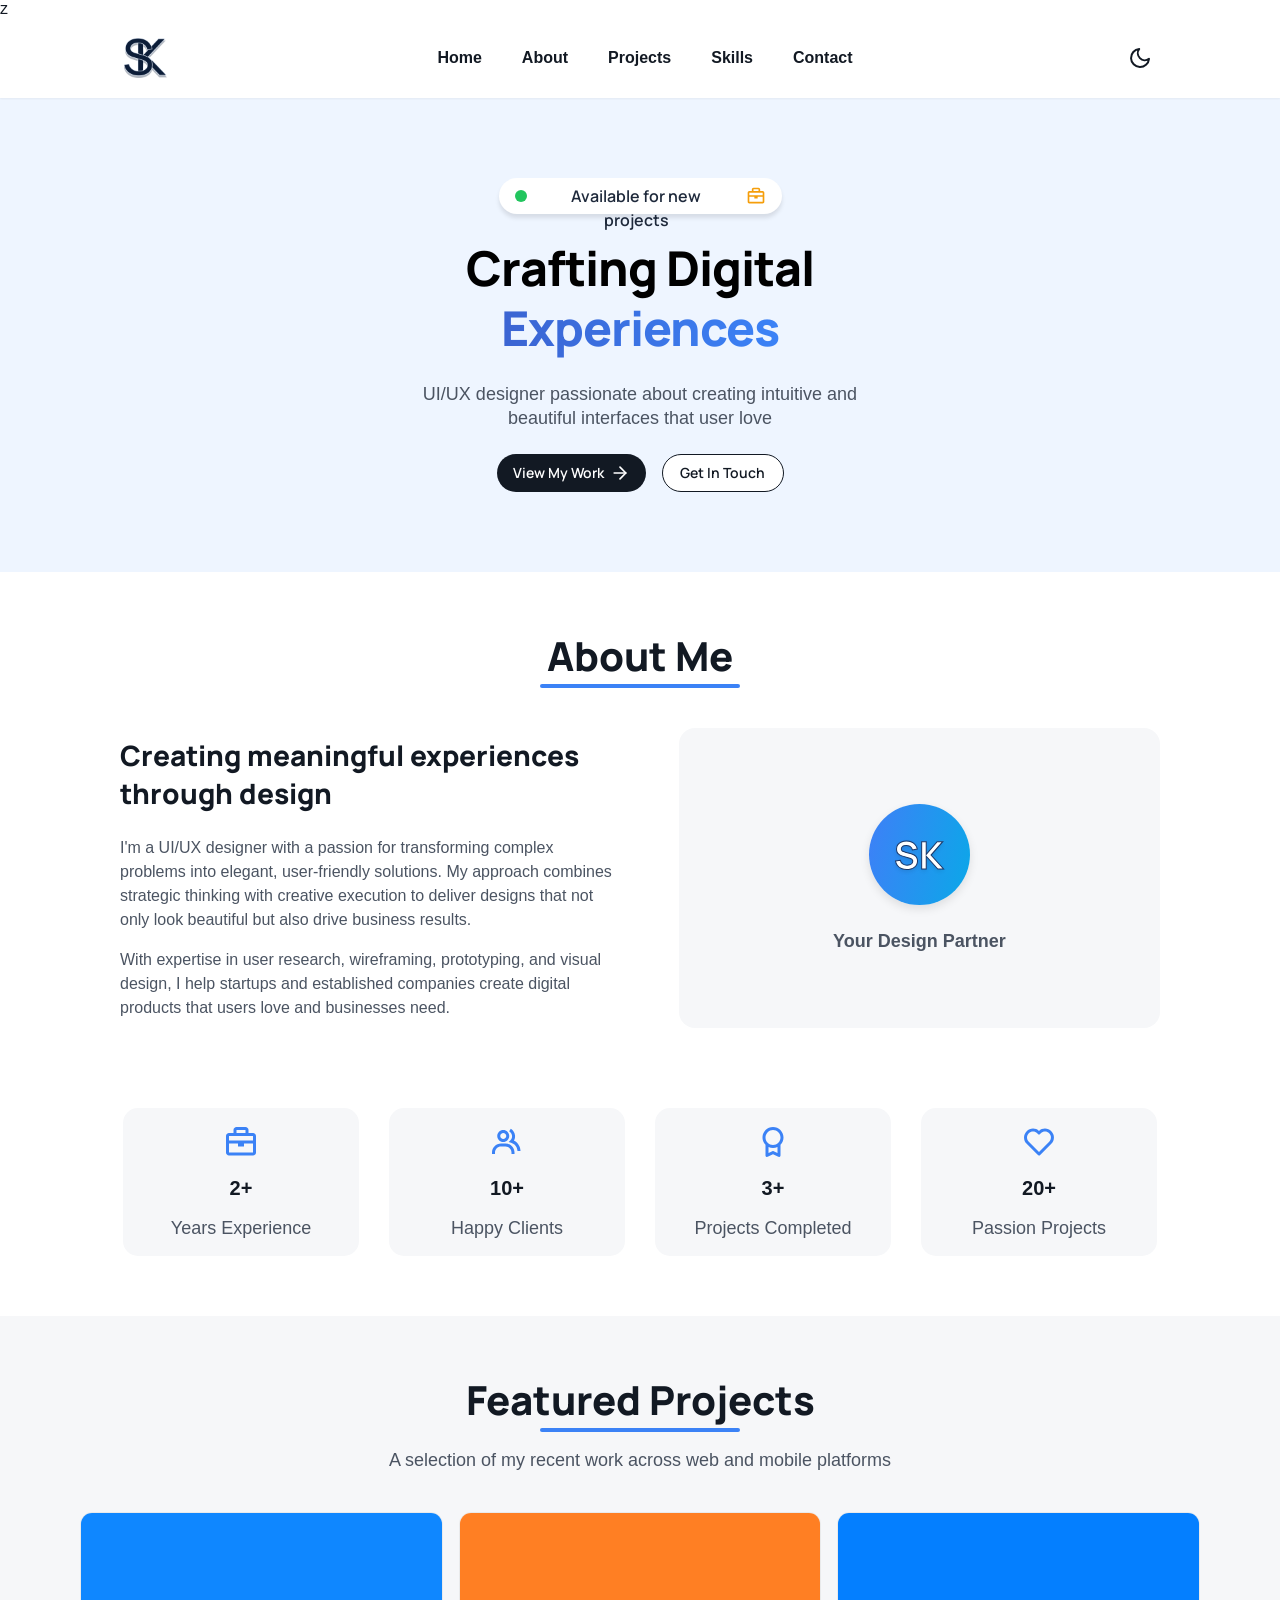
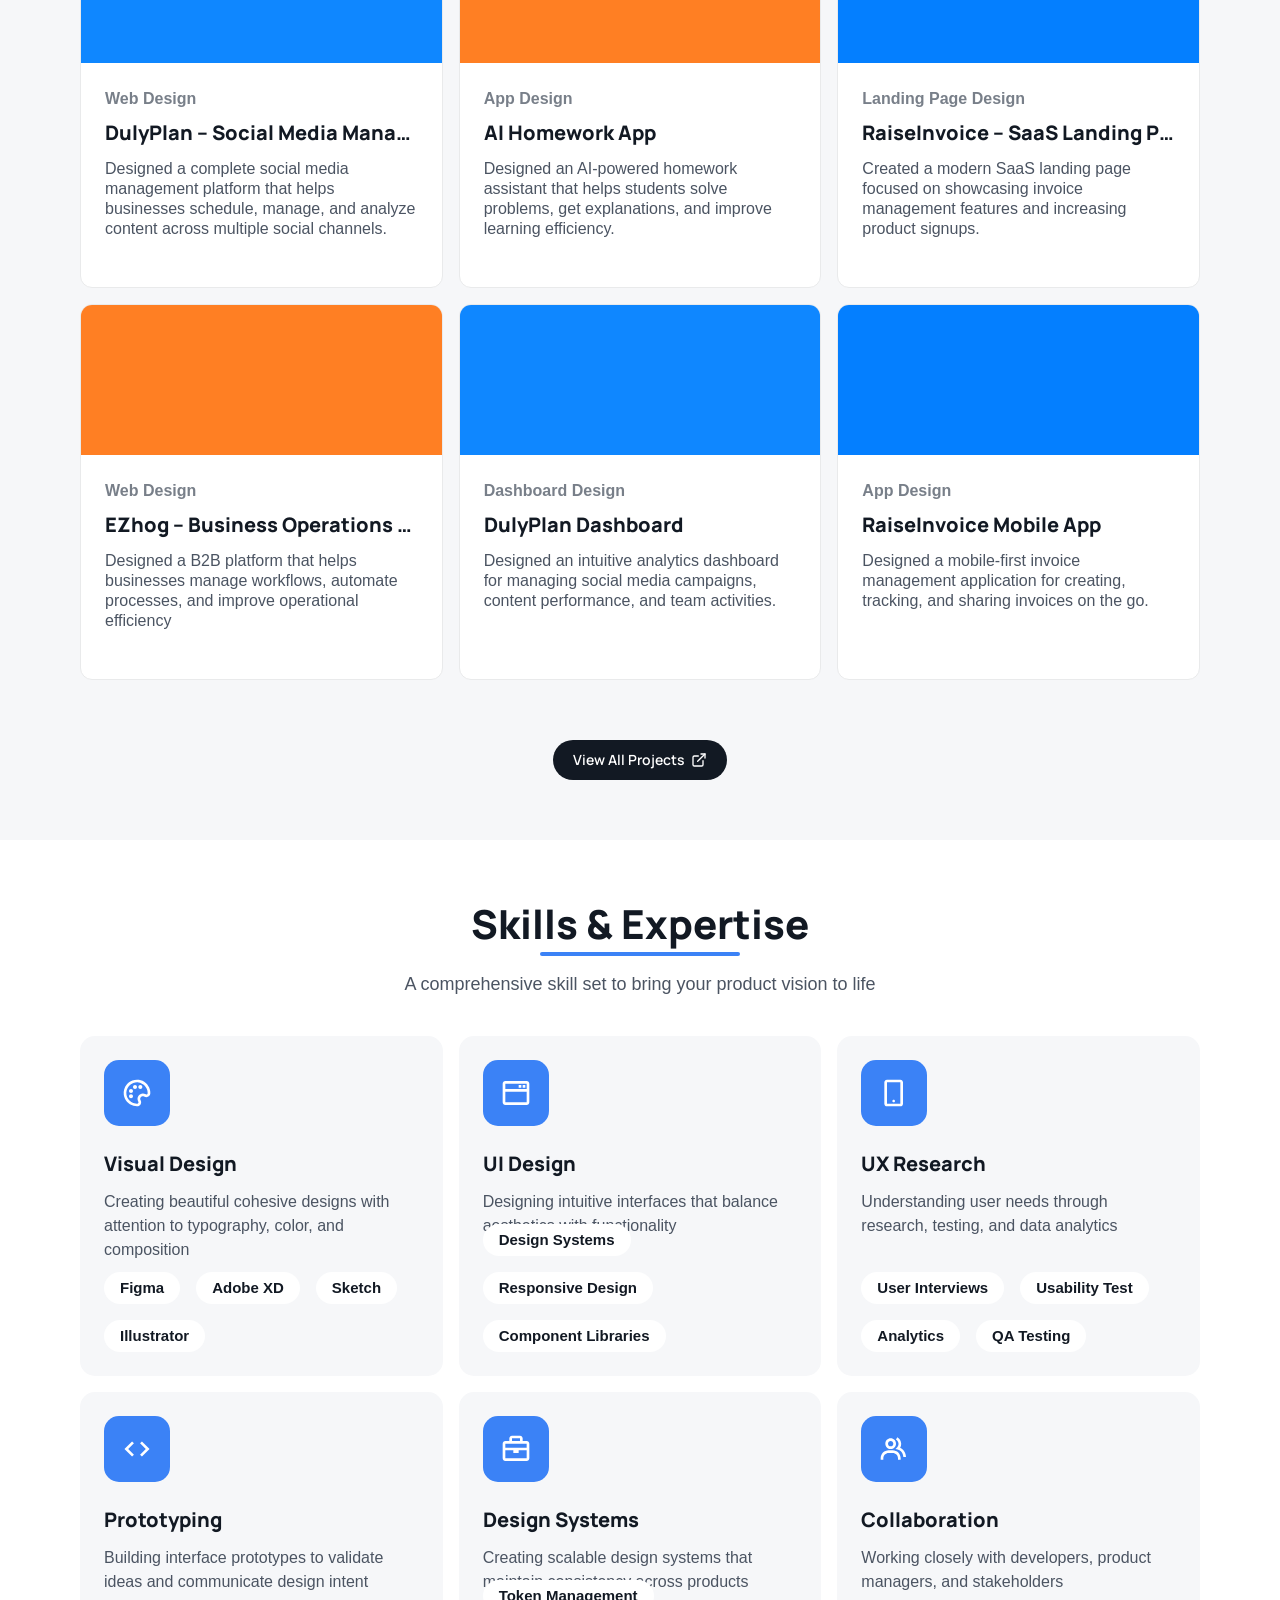
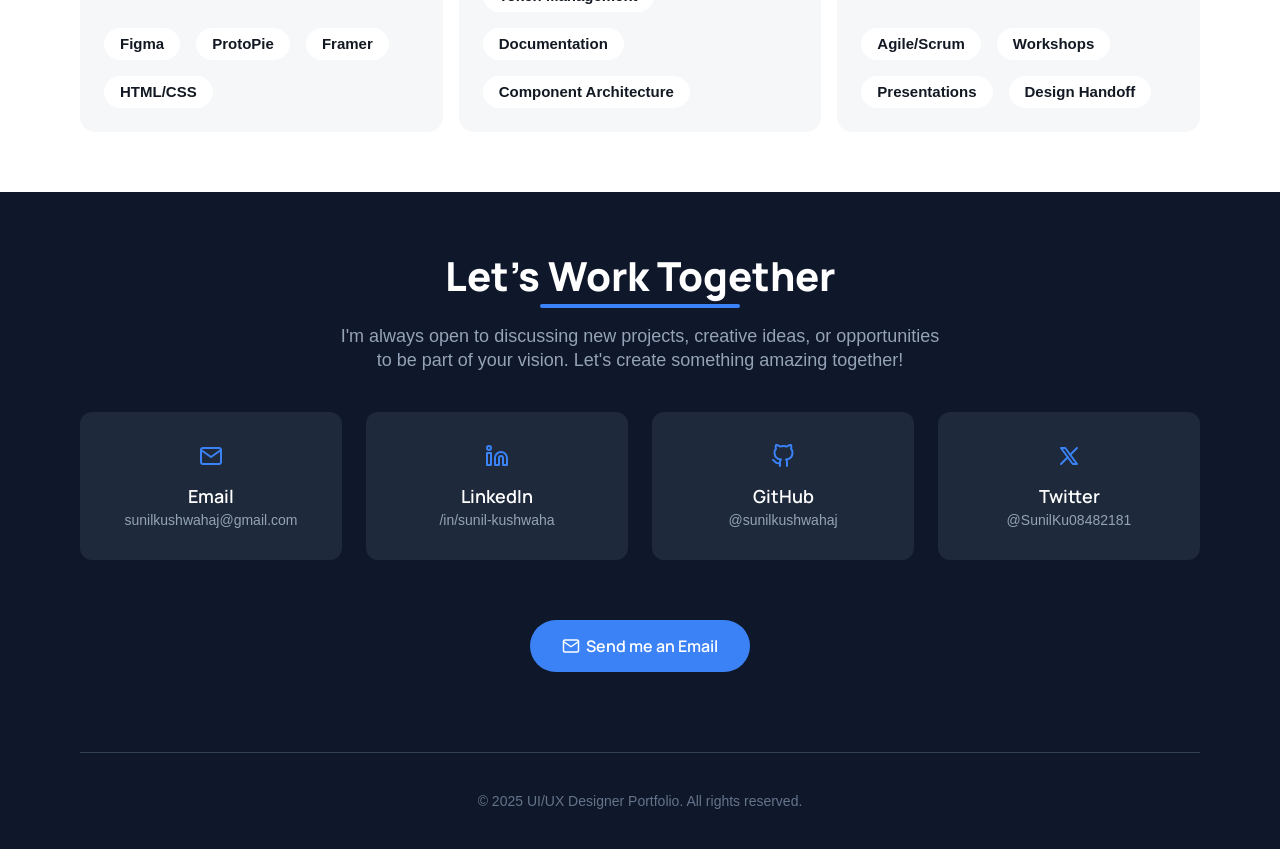
<file: index.html>
z<!DOCTYPE html>
<html lang="en">

<head>
    <meta charset="UTF-8">
    <meta http-equiv="X-UA-Compatible" content="IE=edge">
    <meta name="viewport" content="width=device-width, initial-scale=1.0">
    <title>Portfolio</title>
    <link rel="stylesheet" href="Style.css">
</head>

<body>
    <header>
        <div class="navbar">
            <div class="nav-logo">
                <div class="logo">
                    <!-- SVG Logo for Dark Mode -->
                    <svg class="dark-logo" width="42" height="40" viewBox="0 0 42 40" fill="none" xmlns="http://www.w3.org/2000/svg">
                        <g filter="url(#filter0_dd_495_2154)">
                            <path d="M14.0596 0.000509262C16.4678 0.0171928 18.6264 0.449153 20.5312 1.30129C22.4511 2.13629 24.0399 3.33991 25.2949 4.91262L25.5283 5.21145C26.161 6.04756 26.6802 6.96608 27.0869 7.96633L33.918 0.638205L34.0439 0.502462H40.7314L40.0625 1.21731L24.209 18.1626L41.3174 36.145L42 36.8628H35.1572L35.0322 36.731L27.7734 29.1607C27.598 29.8745 27.3476 30.549 27.0195 31.1821H27.0205C26.3314 32.5436 25.3646 33.6874 24.1221 34.6109L24.1201 34.6118C22.8814 35.5158 21.4447 36.2002 19.8125 36.6665H19.8115C18.1799 37.149 16.4339 37.3902 14.5752 37.3902C12.0357 37.3902 9.73826 36.9577 7.68652 36.0904C5.65209 35.2231 3.96295 33.9869 2.625 32.3814L2.62305 32.3794C1.30018 30.755 0.439527 28.8388 0.0390625 26.6363L0 26.4224L0.214844 26.3882L4.75195 25.6734L4.94238 25.6441L4.99121 25.8306C5.55441 28.0186 6.717 29.7253 8.48047 30.9605C10.0305 32.0217 11.82 32.6234 13.8535 32.7642L13.8633 20.4497L9.2627 19.0835L9.26172 19.0825C8.26481 18.7835 7.30079 18.4101 6.37012 17.9614L6.36719 17.9605C5.42918 17.4915 4.59035 16.9125 3.85156 16.2241L3.84961 16.2232C3.10558 15.513 2.51432 14.6672 2.07617 13.69V13.688C1.63443 12.6855 1.41605 11.5129 1.41602 10.1753C1.41602 8.03284 1.96948 6.19453 3.08496 4.67336C4.21114 3.14385 5.73103 1.97778 7.63672 1.17531C9.54119 0.373415 11.6843 -0.0160997 14.0596 0.000509262ZM18.8662 32.1314C18.9223 32.111 18.9796 32.0941 19.0352 32.0728L19.2695 31.9771C20.428 31.4859 21.3462 30.8149 22.0303 29.9673C22.7539 29.0706 23.1171 28.0081 23.1172 26.771C23.1171 26.0068 22.9819 25.3669 22.7207 24.8443L22.7178 24.8374C22.4678 24.2906 22.1165 23.8313 21.665 23.4575L21.6592 23.4527C21.215 23.0561 20.7063 22.721 20.1318 22.4497C19.7838 22.2854 19.4261 22.1408 19.0605 22.0113L18.8662 32.1314ZM19.0967 16.5405L23.8135 11.479L23.0205 11.6177L22.8105 11.6538L22.7754 11.4439C22.5345 10.0304 21.997 8.82331 21.168 7.81887L21.166 7.81692C20.5341 7.02387 19.7761 6.37651 18.8936 5.87063L19.0967 16.5405ZM13.8535 4.59328C12.4918 4.5944 11.2636 4.81917 10.167 5.26711C9.02819 5.73231 8.13055 6.37869 7.46582 7.20168L7.46484 7.20266C6.8062 8.00248 6.47656 8.92511 6.47656 9.97805C6.47661 11.0186 6.77578 11.8427 7.35645 12.4702L7.58887 12.7027C8.14659 13.2309 8.80925 13.6634 9.5791 13.9995C10.4918 14.3742 11.3795 14.6834 12.2412 14.9273L13.8623 15.3941L13.8535 4.59328Z" fill="url(#paint0_linear_495_2154)"/>
                        </g>
                        <defs>
                            <filter id="filter0_dd_495_2154" x="0" y="0" width="42" height="39.3902" filterUnits="userSpaceOnUse" color-interpolation-filters="sRGB">
                                <feFlood flood-opacity="0" result="BackgroundImageFix"/>
                                <feColorMatrix in="SourceAlpha" type="matrix" values="0 0 0 0 0 0 0 0 0 0 0 0 0 0 0 0 0 0 127 0" result="hardAlpha"/>
                                <feOffset dy="2"/>
                                <feComposite in2="hardAlpha" operator="out"/>
                                <feColorMatrix type="matrix" values="0 0 0 0 0.231373 0 0 0 0 0.509804 0 0 0 0 0.964706 0 0 0 0.1 0"/>
                                <feBlend mode="luminosity" in2="BackgroundImageFix" result="effect1_dropShadow_495_2154"/>
                                <feColorMatrix in="SourceAlpha" type="matrix" values="0 0 0 0 0 0 0 0 0 0 0 0 0 0 0 0 0 0 127 0" result="hardAlpha"/>
                                <feOffset dy="2"/>
                                <feComposite in2="hardAlpha" operator="out"/>
                                <feColorMatrix type="matrix" values="0 0 0 0 0 0 0 0 0 0 0 0 0 0 0 0 0 0 0.25 0"/>
                                <feBlend mode="normal" in2="effect1_dropShadow_495_2154" result="effect2_dropShadow_495_2154"/>
                                <feBlend mode="normal" in="SourceGraphic" in2="effect2_dropShadow_495_2154" result="shape"/>
                            </filter>
                            <linearGradient id="paint0_linear_495_2154" x1="14.0394" y1="4.19617e-05" x2="14.0394" y2="37.39" gradientUnits="userSpaceOnUse">
                                <stop stop-color="#3B82F6"/>
                                <stop offset="1" stop-color="white" stop-opacity="0.5"/>
                            </linearGradient>
                        </defs>
                    </svg>
                </div>
            </div>
            <div class="nav-links">
                <a href="#">Home</a>
                <a href="#about">About</a>
                <a href="#projects">Projects</a>
                <a href="#skills">Skills</a>
                <a href="#contact">Contact</a>
            </div>
            <div class="nav-actions">
                <button id="theme-toggle" aria-label="Toggle Theme">
                    <!-- Moon icon (shows in light mode) -->
                    <svg class="moon-icon" xmlns="http://www.w3.org/2000/svg" width="24" height="24" viewBox="0 0 24 24" fill="none"
                        stroke="currentColor" stroke-width="2" stroke-linecap="round" stroke-linejoin="round">
                        <path d="M21 12.79A9 9 0 1 1 11.21 3 7 7 0 0 0 21 12.79z"></path>
                    </svg>
                    <!-- Sun icon (shows in dark mode) -->
                    <svg class="sun-icon" xmlns="http://www.w3.org/2000/svg" width="24" height="24" viewBox="0 0 24 24" fill="none"
                        stroke="currentColor" stroke-width="2" stroke-linecap="round" stroke-linejoin="round">
                        <circle cx="12" cy="12" r="5"></circle>
                        <line x1="12" y1="1" x2="12" y2="3"></line>
                        <line x1="12" y1="21" x2="12" y2="23"></line>
                        <line x1="4.22" y1="4.22" x2="5.64" y2="5.64"></line>
                        <line x1="18.36" y1="18.36" x2="19.78" y2="19.78"></line>
                        <line x1="1" y1="12" x2="3" y2="12"></line>
                        <line x1="21" y1="12" x2="23" y2="12"></line>
                        <line x1="4.22" y1="19.78" x2="5.64" y2="18.36"></line>
                        <line x1="18.36" y1="5.64" x2="19.78" y2="4.22"></line>
                    </svg>
                </button>
                <button class="menu-toggle" id="mobile-menu-btn" aria-label="Toggle Navigation Menu">
                    <span></span>
                    <span></span>
                    <span></span>
                </button>
            </div>
        </div>

    </header>

    <main>
        <section class="hero-section">
            <div class="status-badge">
                <span class="status-dot"></span>
                <span class="status-text">Available for new projects</span>
                <span class="status-icon">
                    <svg width="20" height="20" viewBox="0 0 20 20" fill="none" xmlns="http://www.w3.org/2000/svg">
                        <path
                            d="M16.6667 5.00001H14.1667V3.33334C14.1667 2.41417 13.4192 1.66667 12.5 1.66667H7.50002C6.58085 1.66667 5.83335 2.41417 5.83335 3.33334V5.00001H3.33335C2.41419 5.00001 1.66669 5.74751 1.66669 6.66667V15.8333C1.66669 16.7525 2.41419 17.5 3.33335 17.5H16.6667C17.5859 17.5 18.3334 16.7525 18.3334 15.8333V6.66667C18.3334 5.74751 17.5859 5.00001 16.6667 5.00001ZM12.5 3.33334V5.00001H7.50002V3.33334H12.5ZM16.6667 6.66667V9.16667H3.33335V6.66667H16.6667ZM3.33335 15.8333V10.8333H8.33335V12.5H11.6667V10.8333H16.6667L16.6675 15.8333H3.33335Z"
                            fill="#F59E0B" />
                    </svg>
                </span>
            </div>

            <h1 class="hero-title">
                Crafting Digital <br>
                <span class="text-highlight">Experiences</span>
            </h1>

            <p class="hero-subtitle">
                UI/UX designer passionate about creating intuitive and <br>
                beautiful interfaces that user love
            </p>

            <div class="hero-actions">
                <a href="#projects" class="btn btn-primary">
                    <span class="relative-z">View My Work</span>
                    <svg class="relative-z" xmlns="http://www.w3.org/2000/svg" width="20" height="20"
                        viewBox="0 0 24 24" fill="none" stroke="currentColor" stroke-width="2" stroke-linecap="round"
                        stroke-linejoin="round">
                        <line x1="5" y1="12" x2="19" y2="12"></line>
                        <polyline points="12 5 19 12 12 19"></polyline>
                    </svg>
                </a>
                <a href="#contact" class="btn btn-outline"><span class="relative-z">Get In Touch</span></a>
            </div>
        </section>

        <!-- About Section -->
        <section class="about-section" id="about">
            <div class="section-title">
                <h2>About Me</h2>
                <div class="title-underline"></div>
            </div>

            <div class="about-content">
                <div class="about-text">
                    <h3>Creating meaningful experiences <br> through design</h3>
                    <p>
                        I'm a UI/UX designer with a passion for transforming complex problems into elegant,
                        user-friendly
                        solutions. My approach combines strategic thinking with creative execution to deliver designs
                        that
                        not only look beautiful but also drive business results.
                    </p>
                    <p>
                        With expertise in user research, wireframing, prototyping, and visual design, I help startups
                        and
                        established companies create digital products that users love and businesses need.
                    </p>
                </div>

                <div class="about-card">
                    <div class="about-logo-circle">
                        <span>SK</span>
                    </div>
                    <span>Your Design Partner</span>
                </div>
            </div>

            <div class="stats-grid">
                <div class="stat-card">
                    <div class="stat-icon">
                        <svg width="36" height="36" viewBox="0 0 36 36" fill="none" xmlns="http://www.w3.org/2000/svg">
                            <path
                                d="M30 9H25.5V6C25.5 4.3455 24.1545 3 22.5 3H13.5C11.8455 3 10.5 4.3455 10.5 6V9H6C4.3455 9 3 10.3455 3 12V28.5C3 30.1545 4.3455 31.5 6 31.5H30C31.6545 31.5 33 30.1545 33 28.5V12C33 10.3455 31.6545 9 30 9ZM22.5 6V9H13.5V6H22.5ZM30 12V16.5H6V12H30ZM6 28.5V19.5H15V22.5H21V19.5H30L30.0015 28.5H6Z"
                                fill="#3B82F6" />
                        </svg>
                    </div>
                    <h4>2+</h4>
                    <p>Years Experience</p>
                </div>
                <div class="stat-card">
                    <div class="stat-icon">
                        <svg width="36" height="36" viewBox="0 0 36 36" fill="none" xmlns="http://www.w3.org/2000/svg">
                            <path
                                d="M24.906 16.572C25.8196 15.0151 26.2141 13.2079 26.0325 11.412C25.764 8.73595 24.27 6.37045 21.828 4.75195L20.1705 7.25095C21.849 8.36395 22.8705 9.94945 23.0475 11.712C23.1291 12.5311 23.0272 13.3581 22.749 14.1329C22.4708 14.9077 22.0235 15.6108 21.4395 16.191L19.6515 17.979L22.0785 18.6915C28.4265 20.5515 28.5 26.9355 28.5 27H31.5C31.5 24.3165 30.066 19.0725 24.906 16.572Z"
                                fill="#3B82F6" />
                            <path
                                d="M14.25 18C17.559 18 20.25 15.309 20.25 12C20.25 8.691 17.559 6 14.25 6C10.941 6 8.25 8.691 8.25 12C8.25 15.309 10.941 18 14.25 18ZM14.25 9C15.9045 9 17.25 10.3455 17.25 12C17.25 13.6545 15.9045 15 14.25 15C12.5955 15 11.25 13.6545 11.25 12C11.25 10.3455 12.5955 9 14.25 9ZM16.5 19.5H12C7.0365 19.5 3 23.5365 3 28.5V30H6V28.5C6 25.191 8.691 22.5 12 22.5H16.5C19.809 22.5 22.5 25.191 22.5 28.5V30H25.5V28.5C25.5 23.5365 21.4635 19.5 16.5 19.5Z"
                                fill="#3B82F6" />
                        </svg>
                    </div>
                    <h4>10+</h4>
                    <p>Happy Clients</p>
                </div>
                <div class="stat-card">
                    <div class="stat-icon">
                        <svg width="36" height="36" viewBox="0 0 36 36" fill="none" xmlns="http://www.w3.org/2000/svg">
                            <path
                                d="M7.5 13.4985C7.5 16.3515 8.6475 18.939 10.5 20.8335V31.5C10.499 31.756 10.5638 32.008 10.688 32.2319C10.8122 32.4558 10.9918 32.644 11.2095 32.7787C11.4273 32.9134 11.6759 32.99 11.9317 33.0011C12.1875 33.0123 12.4418 32.9577 12.6705 32.8425L18 30.177L23.3295 32.841C23.5576 32.9564 23.8116 33.0111 24.067 32.9998C24.3223 32.9885 24.5705 32.9116 24.7875 32.7765C25.23 32.502 25.5 32.0205 25.5 31.5V20.835C27.4233 18.8775 28.5007 16.2428 28.5 13.4985C28.5 7.71 23.79 3 18 3C12.21 3 7.5 7.71 7.5 13.4985ZM18.6705 27.1575C18.4621 27.0532 18.2323 26.9989 17.9993 26.9989C17.7662 26.9989 17.5364 27.0532 17.328 27.1575L13.5 29.073V22.9725C14.8665 23.6235 16.389 24 18 24C19.611 24 21.1335 23.625 22.5 22.9725V29.0715L18.6705 27.1575ZM18 6C22.134 6 25.5 9.363 25.5 13.4985C25.498 15.4872 24.7072 17.3938 23.3012 18.8001C21.8951 20.2065 19.9887 20.9976 18 21C13.8645 21 10.5 17.6355 10.5 13.4985C10.5024 11.5102 11.2934 9.60413 12.6994 8.19836C14.1055 6.79259 16.0117 6.00198 18 6Z"
                                fill="#3B82F6" />
                        </svg>
                    </div>
                    <h4>3+</h4>
                    <p>Projects Completed</p>
                </div>
                <div class="stat-card">
                    <div class="stat-icon">
                        <svg width="36" height="36" viewBox="0 0 36 36" fill="none" xmlns="http://www.w3.org/2000/svg">
                            <path
                                d="M18 6.89254C16.3656 5.3897 14.2263 4.55561 12.006 4.55554C10.8308 4.55677 9.66743 4.79038 8.58288 5.24294C7.49832 5.69551 6.51397 6.35808 5.68647 7.19254C2.15697 10.737 2.15847 16.281 5.68947 19.8105L16.6875 30.8085C16.9425 31.257 17.4345 31.5465 18 31.5465C18.2322 31.5443 18.4606 31.4876 18.6669 31.3811C18.8732 31.2745 19.0517 31.1211 19.188 30.933L30.3105 19.8105C33.8415 16.2795 33.8415 10.737 30.3075 7.18654C29.4804 6.35362 28.4968 5.69239 27.4133 5.24087C26.3298 4.78935 25.1678 4.55644 23.994 4.55554C21.7737 4.5559 19.6345 5.38995 18 6.89254ZM28.1865 9.30754C30.531 11.664 30.5325 15.345 28.1895 17.6895L18 27.879L7.81047 17.6895C5.46747 15.345 5.46897 11.664 7.80747 9.31354C8.94747 8.17954 10.4385 7.55554 12.006 7.55554C13.5735 7.55554 15.0585 8.17954 16.1895 9.31054L16.9395 10.0605C17.0787 10.2 17.244 10.3106 17.4259 10.386C17.6079 10.4615 17.803 10.5003 18 10.5003C18.197 10.5003 18.392 10.4615 18.574 10.386C18.756 10.3106 18.9213 10.2 19.0605 10.0605L19.8105 9.31054C22.0785 7.04704 25.9215 7.05304 28.1865 9.30754Z"
                                fill="#3B82F6" />
                        </svg>
                    </div>
                    <h4>20+</h4>
                    <p>Passion Projects</p>
                </div>
            </div>
        </section>

        <!-- Projects Section -->
        <section class="projects-section" id="projects">
            <div class="projects-container">
                <div class="section-title">
                    <h2>Featured Projects</h2>
                    <div class="title-underline"></div>
                    <p class="section-subtitle">A selection of my recent work across web and mobile platforms</p>
                </div>

                <div class="projects-grid">
                    <!-- Project 1 -->
                    <a href="https://dulyplan.com/" target="_blank" rel="noopener noreferrer" class="project-card">
                        <div class="project-image" style="background-color: #0F87FF;"></div>
                        <div class="project-content">
                            <span class="project-category">Web Design</span>
                            <h3 title="DulyPlan – Social Media Management">DulyPlan – Social Media Management</h3>
                            <p>Designed a complete social media management platform that helps businesses schedule, manage, and analyze content across multiple social channels.</p>
                            <div class="project-tags">
                                <span>UX Research</span>
                                <span>UI Design</span>
                                <span>Prototyping</span>
                            </div>
                        </div>
                    </a>

                    <!-- Project 2 -->
                    <a href="#" class="project-card">
                        <div class="project-image" style="background-color: #FF7F23;"></div>
                        <div class="project-content">
                            <span class="project-category">App Design</span>
                            <h3 title="AI Homework App">AI Homework App</h3>
                            <p>Designed an AI-powered homework assistant that helps students solve problems, get explanations, and improve learning efficiency.</p>
                            <div class="project-tags">
                                <span>Mobile UI</span>
                                <span>User Testing</span>
                                <span>Design System</span>
                            </div>
                        </div>
                    </a>

                    <!-- Project 3 -->
                    <a href="https://raiseinvoice.shyamfuture.in/" target="_blank" rel="noopener noreferrer" class="project-card">
                        <div class="project-image" style="background-color: #047FFF;"></div>
                        <div class="project-content">
                            <span class="project-category">Landing Page Design</span>
                            <h3 title="RaiseInvoice – SaaS Landing Page">RaiseInvoice – SaaS Landing Page</h3>
                            <p>Created a modern SaaS landing page focused on showcasing invoice management features and increasing product signups.</p>
                            <div class="project-tags">
                                <span>Web Design</span>
                                <span>Conversion Optimization</span>
                                <span>UI Design</span>
                            </div>
                        </div>
                    </a>

                    <!-- Project 4 -->
                    <a href="https://ezhog.com/" target="_blank" rel="noopener noreferrer" class="project-card">
                        <div class="project-image" style="background-color: #FF7F23;"></div>
                        <div class="project-content">
                            <span class="project-category">Web Design</span>
                            <h3 title="EZhog – Business Operations Platform">EZhog – Business Operations Platform</h3>
                            <p>Designed a B2B platform that helps businesses manage workflows, automate processes, and improve operational efficiency</p>
                            <div class="project-tags">
                                <span>B2B Platform</span>
                                <span>Workflow Automation</span>
                                <span>Interaction Design</span>
                            </div>
                        </div>
                    </a>

                    <!-- Project 5 -->
                    <a href="https://dulyplan.com/" target="_blank" rel="noopener noreferrer" class="project-card">
                        <div class="project-image" style="background-color: #0F87FF;"></div>
                        <div class="project-content">
                            <span class="project-category">Dashboard Design</span>
                            <h3 title="DulyPlan Dashboard">DulyPlan Dashboard</h3>
                            <p>Designed an intuitive analytics dashboard for managing social media campaigns, content performance, and team activities.</p>
                            <div class="project-tags">
                                <span>Dashboard Design</span>
                                <span>Data Viz</span>
                                <span>Accessibility</span>
                            </div>
                        </div>
                    </a>

                    <!-- Project 6 -->
                    <a href="https://raiseinvoice.shyamfuture.in/" target="_blank" rel="noopener noreferrer" class="project-card">
                        <div class="project-image" style="background-color: #047FFF;"></div>
                        <div class="project-content">
                            <span class="project-category">App Design</span>
                            <h3 title="RaiseInvoice Mobile App">RaiseInvoice Mobile App</h3>
                            <p>Designed a mobile-first invoice management application for creating, tracking, and sharing invoices on the go.</p>
                            <div class="project-tags">
                                <span>Mobile UI</span>
                                <span>User Testing</span>
                                <span>Design System</span>
                            </div>
                        </div>
                    </a>
                </div>

                <div class="projects-action">
                    <a href="javascript:void(0)" id="view-all-projects-btn" class="btn btn-primary btn-small">
                        View All Projects
                        <svg xmlns="http://www.w3.org/2000/svg" width="16" height="16" viewBox="0 0 24 24" fill="none"
                            stroke="currentColor" stroke-width="2" stroke-linecap="round" stroke-linejoin="round">
                            <path d="M18 13v6a2 2 0 0 1-2 2H5a2 2 0 0 1-2-2V8a2 2 0 0 1 2-2h6"></path>
                            <polyline points="15 3 21 3 21 9"></polyline>
                            <line x1="10" y1="14" x2="21" y2="3"></line>
                        </svg>
                    </a>
                </div>
            </div>
        </section>

        <!-- Skills Section -->
        <section class="skills-section" id="skills">
            <div class="skills-container">
                <div class="section-title">
                    <h2>Skills & Expertise</h2>
                    <div class="title-underline"></div>
                    <p class="section-subtitle">A comprehensive skill set to bring your product vision to life</p>
                </div>

                <div class="skills-grid">
                    <!-- Skill 1 -->
                    <div class="skill-card">
                        <div class="skill-icon">
                            <svg width="32" height="32" viewBox="0 0 36 36" fill="none"
                                xmlns="http://www.w3.org/2000/svg">
                                <path
                                    d="M20.1 3.14407C17.6267 2.80554 15.1081 3.08466 12.7689 3.95651C10.4298 4.82836 8.34289 6.26582 6.69453 8.14057C5.28378 9.76535 4.23706 11.6732 3.62466 13.736C3.01227 15.7988 2.84839 17.9687 3.14403 20.1001C3.93903 25.9411 8.33103 30.9106 14.0715 32.4691C15.3512 32.8193 16.6718 32.9978 17.9985 33.0001L18.2115 32.9986C18.9698 32.9888 19.7134 32.7876 20.3732 32.4137C21.033 32.0397 21.5876 31.5052 21.9855 30.8596C22.3848 30.2175 22.6152 29.4849 22.6554 28.7298C22.6955 27.9748 22.544 27.2219 22.215 26.5411L21.9165 25.9171C21.6869 25.4685 21.5791 24.9675 21.6039 24.4642C21.6286 23.9609 21.785 23.473 22.0575 23.0491C22.4474 22.4158 23.0582 21.9494 23.7719 21.7403C24.4856 21.5311 25.2515 21.5939 25.9215 21.9166L26.5395 22.2121C27.1575 22.5091 27.8145 22.6606 28.491 22.6606C29.6749 22.6545 30.8095 22.1855 31.6521 21.3538C32.4947 20.5221 32.9785 19.3938 33 18.2101C33.0186 16.8121 32.8404 15.4184 32.4705 14.0701C30.9105 8.33107 25.941 3.93907 20.1 3.14407ZM27.837 19.5076L27.219 19.2121C24.477 17.8951 21.114 18.9151 19.5165 21.4531C18.4095 23.2171 18.297 25.3171 19.2105 27.2161L19.509 27.8401C19.6209 28.0668 19.6726 28.3184 19.6592 28.5708C19.6458 28.8233 19.5678 29.068 19.4325 29.2816C19.3007 29.4997 19.1151 29.6804 18.8934 29.8062C18.6717 29.932 18.4214 29.9988 18.1665 30.0001H17.9985C16.9369 29.9971 15.8804 29.8544 14.856 29.5756C10.2615 28.3291 6.75153 24.3571 6.11703 19.6966C5.63553 16.1641 6.64503 12.7621 8.95653 10.1131C10.2716 8.60442 11.9431 7.44855 13.8189 6.75064C15.6946 6.05273 17.7151 5.83494 19.6965 6.11707C24.357 6.75157 28.329 10.2631 29.5755 14.8561C29.8725 15.9511 30.015 17.0671 29.9985 18.1666C29.9805 19.3771 28.731 19.9411 27.837 19.5076Z"
                                    fill="white" />
                                <path
                                    d="M11.25 24C12.4926 24 13.5 22.9926 13.5 21.75C13.5 20.5074 12.4926 19.5 11.25 19.5C10.0074 19.5 9 20.5074 9 21.75C9 22.9926 10.0074 24 11.25 24Z"
                                    fill="white" />
                                <path
                                    d="M11.25 18C12.4926 18 13.5 16.9926 13.5 15.75C13.5 14.5074 12.4926 13.5 11.25 13.5C10.0074 13.5 9 14.5074 9 15.75C9 16.9926 10.0074 18 11.25 18Z"
                                    fill="white" />
                                <path
                                    d="M15.75 13.5C16.9926 13.5 18 12.4926 18 11.25C18 10.0074 16.9926 9 15.75 9C14.5074 9 13.5 10.0074 13.5 11.25C13.5 12.4926 14.5074 13.5 15.75 13.5Z"
                                    fill="white" />
                                <path
                                    d="M21.75 13.5C22.9926 13.5 24 12.4926 24 11.25C24 10.0074 22.9926 9 21.75 9C20.5074 9 19.5 10.0074 19.5 11.25C19.5 12.4926 20.5074 13.5 21.75 13.5Z"
                                    fill="white" />
                            </svg>

                        </div>
                        <h3>Visual Design</h3>
                        <p class="skill-desc-short">Creating beautiful cohesive designs with attention to typography,
                            color,
                            and composition</p>
                        <p class="skill-desc-long">Creating visually appealing designs using color, typography, spacing,
                            and
                            imagery. Focused on delivering clear, modern, and consistent layouts that support brand
                            identity. Ensures every visual element communicates purpose and enhances the overall user
                            experience</p>
                        <div class="skill-tags">
                            <span>Figma</span>
                            <span>Adobe XD</span>
                            <span>Sketch</span>
                            <span>Illustrator</span>
                        </div>
                    </div>

                    <!-- Skill 2 -->
                    <div class="skill-card">
                        <div class="skill-icon">
                            <svg width="32" height="32" viewBox="0 0 36 36" fill="none"
                                xmlns="http://www.w3.org/2000/svg">
                                <path
                                    d="M30 4.5H6C4.3455 4.5 3 5.8455 3 7.5V28.5C3 30.1545 4.3455 31.5 6 31.5H30C31.6545 31.5 33 30.1545 33 28.5V7.5C33 5.8455 31.6545 4.5 30 4.5ZM30 7.5L30.0015 13.5H6V7.5H30ZM6 28.5V16.5H30.0015L30.003 28.5H6Z"
                                    fill="white" />
                                <path d="M21 9H24V12H21V9ZM25.5 9H28.5V12H25.5V9Z" fill="white" />
                            </svg>

                        </div>
                        <h3>UI Design</h3>
                        <p class="skill-desc-short">Designing intuitive interfaces that balance aesthetics with
                            functionality</p>
                        <p class="skill-desc-long">Designing intuitive and user-friendly interfaces that make navigation
                            effortless. Ensuring consistent components, accessible interactions, and clean layouts
                            across
                            the product. Aims to create interfaces that look polished and feel natural to use</p>
                        <div class="skill-tags">
                            <span>Design Systems</span>
                            <span>Responsive Design</span>
                            <span>Component Libraries</span>
                        </div>
                    </div>

                    <!-- Skill 3 -->
                    <div class="skill-card">
                        <div class="skill-icon">
                            <svg width="32" height="32" viewBox="0 0 36 36" fill="none"
                                xmlns="http://www.w3.org/2000/svg">
                                <path
                                    d="M25.125 3H10.125C8.4705 3 7.125 4.3455 7.125 6V30C7.125 31.6545 8.4705 33 10.125 33H25.125C26.7795 33 28.125 31.6545 28.125 30V6C28.125 4.3455 26.7795 3 25.125 3ZM10.125 30V6H25.125L25.128 30H10.125Z"
                                    fill="white" />
                                <path
                                    d="M17.625 28.5C18.4534 28.5 19.125 27.8284 19.125 27C19.125 26.1716 18.4534 25.5 17.625 25.5C16.7966 25.5 16.125 26.1716 16.125 27C16.125 27.8284 16.7966 28.5 17.625 28.5Z"
                                    fill="white" />
                            </svg>

                        </div>
                        <h3>UX Research</h3>
                        <p class="skill-desc-short">Understanding user needs through research, testing, and data
                            analytics
                        </p>
                        <p class="skill-desc-long">Understanding user needs, goals, and pain points through interviews,
                            surveys, and usability testing. Using data and insights to guide design decisions and
                            improve
                            product effectiveness. Helps ensure every feature is grounded in real user behavior</p>
                        <div class="skill-tags">
                            <span>User Interviews</span>
                            <span>Usability Test</span>
                            <span>Analytics</span>
                            <span>QA Testing</span>
                        </div>
                    </div>

                    <!-- Skill 4 -->
                    <div class="skill-card">
                        <div class="skill-icon">
                            <svg width="32" height="32" viewBox="0 0 36 36" fill="none"
                                xmlns="http://www.w3.org/2000/svg">
                                <path
                                    d="M12.4395 9.43945L3.879 18L12.4395 26.5605L14.5605 24.4395L8.121 18L14.5605 11.5605L12.4395 9.43945ZM23.5605 26.5605L32.121 18L23.5605 9.43945L21.4395 11.5605L27.879 18L21.4395 24.4395L23.5605 26.5605Z"
                                    fill="white" />
                            </svg>

                        </div>
                        <h3>Prototyping</h3>
                        <p class="skill-desc-short">Building interface prototypes to validate ideas and communicate
                            design
                            intent</p>
                        <p class="skill-desc-long">Turning concepts into interactive mockups to visualize and test user
                            flows. Helps identify issues early and refine ideas before development. Allows teams to
                            explore
                            different solutions quickly and confidently</p>
                        <div class="skill-tags">
                            <span>Figma</span>
                            <span>ProtoPie</span>
                            <span>Framer</span>
                            <span>HTML/CSS</span>
                        </div>
                    </div>

                    <!-- Skill 5 -->
                    <div class="skill-card">
                        <div class="skill-icon">
                            <svg width="32" height="32" viewBox="0 0 36 36" fill="none"
                                xmlns="http://www.w3.org/2000/svg">
                                <path
                                    d="M30 9H25.5V6C25.5 4.3455 24.1545 3 22.5 3H13.5C11.8455 3 10.5 4.3455 10.5 6V9H6C4.3455 9 3 10.3455 3 12V28.5C3 30.1545 4.3455 31.5 6 31.5H30C31.6545 31.5 33 30.1545 33 28.5V12C33 10.3455 31.6545 9 30 9ZM22.5 6V9H13.5V6H22.5ZM30 12V16.5H6V12H30ZM6 28.5V19.5H15V22.5H21V19.5H30L30.0015 28.5H6Z"
                                    fill="white" />
                            </svg>

                        </div>
                        <h3>Design Systems</h3>
                        <p class="skill-desc-short">Creating scalable design systems that maintain consistency across
                            products</p>
                        <p class="skill-desc-long">Building a unified library of components, patterns, and guidelines to
                            ensure consistency across all products. Improves design speed, quality, and collaboration.
                            Supports scalable growth as the product evolves and expands</p>
                        <div class="skill-tags">
                            <span>Token Management</span>
                            <span>Documentation</span>
                            <span>Component Architecture</span>
                        </div>
                    </div>

                    <!-- Skill 6 -->
                    <div class="skill-card">
                        <div class="skill-icon">
                            <svg width="32" height="32" viewBox="0 0 36 36" fill="none"
                                xmlns="http://www.w3.org/2000/svg">
                                <path
                                    d="M24.906 16.572C25.8196 15.0151 26.2141 13.2079 26.0325 11.412C25.764 8.73595 24.27 6.37045 21.828 4.75195L20.1705 7.25095C21.849 8.36395 22.8705 9.94945 23.0475 11.712C23.1291 12.5311 23.0272 13.3581 22.749 14.1329C22.4708 14.9077 22.0235 15.6108 21.4395 16.191L19.6515 17.979L22.0785 18.6915C28.4265 20.5515 28.5 26.9355 28.5 27H31.5C31.5 24.3165 30.066 19.0725 24.906 16.572Z"
                                    fill="white" />
                                <path
                                    d="M14.25 18C17.559 18 20.25 15.309 20.25 12C20.25 8.691 17.559 6 14.25 6C10.941 6 8.25 8.691 8.25 12C8.25 15.309 10.941 18 14.25 18ZM14.25 9C15.9045 9 17.25 10.3455 17.25 12C17.25 13.6545 15.9045 15 14.25 15C12.5955 15 11.25 13.6545 11.25 12C11.25 10.3455 12.5955 9 14.25 9ZM16.5 19.5H12C7.0365 19.5 3 23.5365 3 28.5V30H6V28.5C6 25.191 8.691 22.5 12 22.5H16.5C19.809 22.5 22.5 25.191 22.5 28.5V30H25.5V28.5C25.5 23.5365 21.4635 19.5 16.5 19.5Z"
                                    fill="white" />
                            </svg>

                        </div>
                        <h3>Collaboration</h3>
                        <p class="skill-desc-short">Working closely with developers, product managers, and stakeholders
                        </p>
                        <p class="skill-desc-long">Creating visually appealing designs using color, typography, spacing,
                            and
                            imagery. Focused on delivering clear, modern, and consistent layouts that support brand
                            identity. Ensures every visual element communicates purpose and enhances the overall user
                            experience</p>
                        <div class="skill-tags">
                            <span>Agile/Scrum</span>
                            <span>Workshops</span>
                            <span>Presentations</span>
                            <span>Design Handoff</span>
                        </div>
                    </div>
                </div>
            </div>
        </section>
    </main>

    <!-- Footer Section -->
    <footer class="footer-section" id="contact">
        <div class="footer-container">
            <div class="section-title dark-mode">
                <h2>Let's Work Together</h2>
                <div class="title-underline"></div>
                <p class="section-subtitle">I'm always open to discussing new projects, creative ideas, or opportunities
                    <br> to be part of your vision. Let's create something amazing together!
                </p>
            </div>

            <div class="contact-grid">
                <!-- Email -->
                <a href="mailto:sunilkushwahaj@gmail.com" class="contact-card">
                    <div class="contact-icon-box">
                        <svg xmlns="http://www.w3.org/2000/svg" width="24" height="24" viewBox="0 0 24 24" fill="none"
                            stroke="currentColor" stroke-width="2" stroke-linecap="round" stroke-linejoin="round">
                            <path d="M4 4h16c1.1 0 2 .9 2 2v12c0 1.1-.9 2-2 2H4c-1.1 0-2-.9-2-2V6c0-1.1.9-2 2-2z">
                            </path>
                            <polyline points="22,6 12,13 2,6"></polyline>
                        </svg>
                    </div>
                    <h4>Email</h4>
                    <p>sunilkushwahaj@gmail.com</p>
                </a>

                <!-- LinkedIn -->
                <a href="https://www.linkedin.com/in/sunil-kushwaha-031607280/" target="_blank" rel="noopener noreferrer" class="contact-card">
                    <div class="contact-icon-box">
                        <svg xmlns="http://www.w3.org/2000/svg" width="24" height="24" viewBox="0 0 24 24" fill="none"
                            stroke="currentColor" stroke-width="2" stroke-linecap="round" stroke-linejoin="round">
                            <path d="M16 8a6 6 0 0 1 6 6v7h-4v-7a2 2 0 0 0-2-2 2 2 0 0 0-2 2v7h-4v-7a6 6 0 0 1 6-6z">
                            </path>
                            <rect x="2" y="9" width="4" height="12"></rect>
                            <circle cx="4" cy="4" r="2"></circle>
                        </svg>
                    </div>
                    <h4>LinkedIn</h4>
                    <p>/in/sunil-kushwaha</p>
                </a>

                <!-- GitHub -->
                <a href="https://github.com/sunilkushwahaj" target="_blank" rel="noopener noreferrer" class="contact-card">
                    <div class="contact-icon-box">
                        <svg xmlns="http://www.w3.org/2000/svg" width="24" height="24" viewBox="0 0 24 24" fill="none"
                            stroke="currentColor" stroke-width="2" stroke-linecap="round" stroke-linejoin="round">
                            <path
                                d="M9 19c-5 1.5-5-2.5-7-3m14 6v-3.87a3.37 3.37 0 0 0-.94-2.61c3.14-.35 6.44-1.54 6.44-7A5.44 5.44 0 0 0 20 4.77 5.07 5.07 0 0 0 19.91 1S18.73.65 16 2.48a13.38 13.38 0 0 0-7 0C6.27.65 5.09 1 5.09 1A5.07 5.07 0 0 0 5 4.77a5.44 5.44 0 0 0-1.5 3.78c0 5.42 3.3 6.61 6.44 7A3.37 3.37 0 0 0 9 18.13V22">
                            </path>
                        </svg>
                    </div>
                    <h4>GitHub</h4>
                    <p>@sunilkushwahaj</p>
                </a>

                <!-- Twitter / X -->
                <a href="https://x.com/SunilKu08482181" target="_blank" rel="noopener noreferrer" class="contact-card">
                    <div class="contact-icon-box">
                        <svg xmlns="http://www.w3.org/2000/svg" width="24" height="24" viewBox="0 0 24 24" fill="none"
                            stroke="currentColor" stroke-width="2" stroke-linecap="round" stroke-linejoin="round">
                            <path d="M4 4l11.733 16h4.267l-11.733 -16z" />
                            <path d="M4 20l6.768 -6.768m2.46 -2.46l6.772 -6.772" />
                        </svg>
                    </div>
                    <h4>Twitter</h4>
                    <p>@SunilKu08482181</p>
                </a>
            </div>

            <div class="footer-cta-container">
                <a href="mailto:sunilkushwahaj@gmail.com" class="btn btn-primary footer-btn">
                    <svg xmlns="http://www.w3.org/2000/svg" width="18" height="18" viewBox="0 0 24 24" fill="none"
                        stroke="currentColor" stroke-width="2" stroke-linecap="round" stroke-linejoin="round">
                        <path d="M4 4h16c1.1 0 2 .9 2 2v12c0 1.1-.9 2-2 2H4c-1.1 0-2-.9-2-2V6c0-1.1.9-2 2-2z"></path>
                        <polyline points="22,6 12,13 2,6"></polyline>
                    </svg>
                    Send me an Email
                </a>
            </div>

            <div class="footer-divider"></div>

            <div class="footer-bottom">
                <p>&copy; 2025 UI/UX Designer Portfolio. All rights reserved.</p>
            </div>
        </div>
    </footer>

    <!-- View All Projects Modal -->
    <div id="projects-modal" class="modal-overlay">
        <div class="modal-content">
            <button class="modal-close" id="modal-close-btn" aria-label="Close Dialog">&times;</button>
            <div class="modal-icon">
                <svg width="48" height="48" viewBox="0 0 24 24" fill="none" stroke="currentColor" stroke-width="2" stroke-linecap="round" stroke-linejoin="round" xmlns="http://www.w3.org/2000/svg">
                    <rect x="3" y="3" width="18" height="18" rx="2" ry="2"></rect>
                    <line x1="12" y1="8" x2="12" y2="16"></line>
                    <line x1="8" y1="12" x2="16" y2="12"></line>
                </svg>
            </div>
            <h2>New Projects Will Be Added Soon</h2>
            <p>Our portfolio is continuously growing. Additional projects and case studies will be published here in future updates.</p>
            <button class="btn btn-primary modal-btn" id="modal-ok-btn">Got it</button>
        </div>
    </div>

    <script src="script.js"></script>
</body>

</html>
</file>
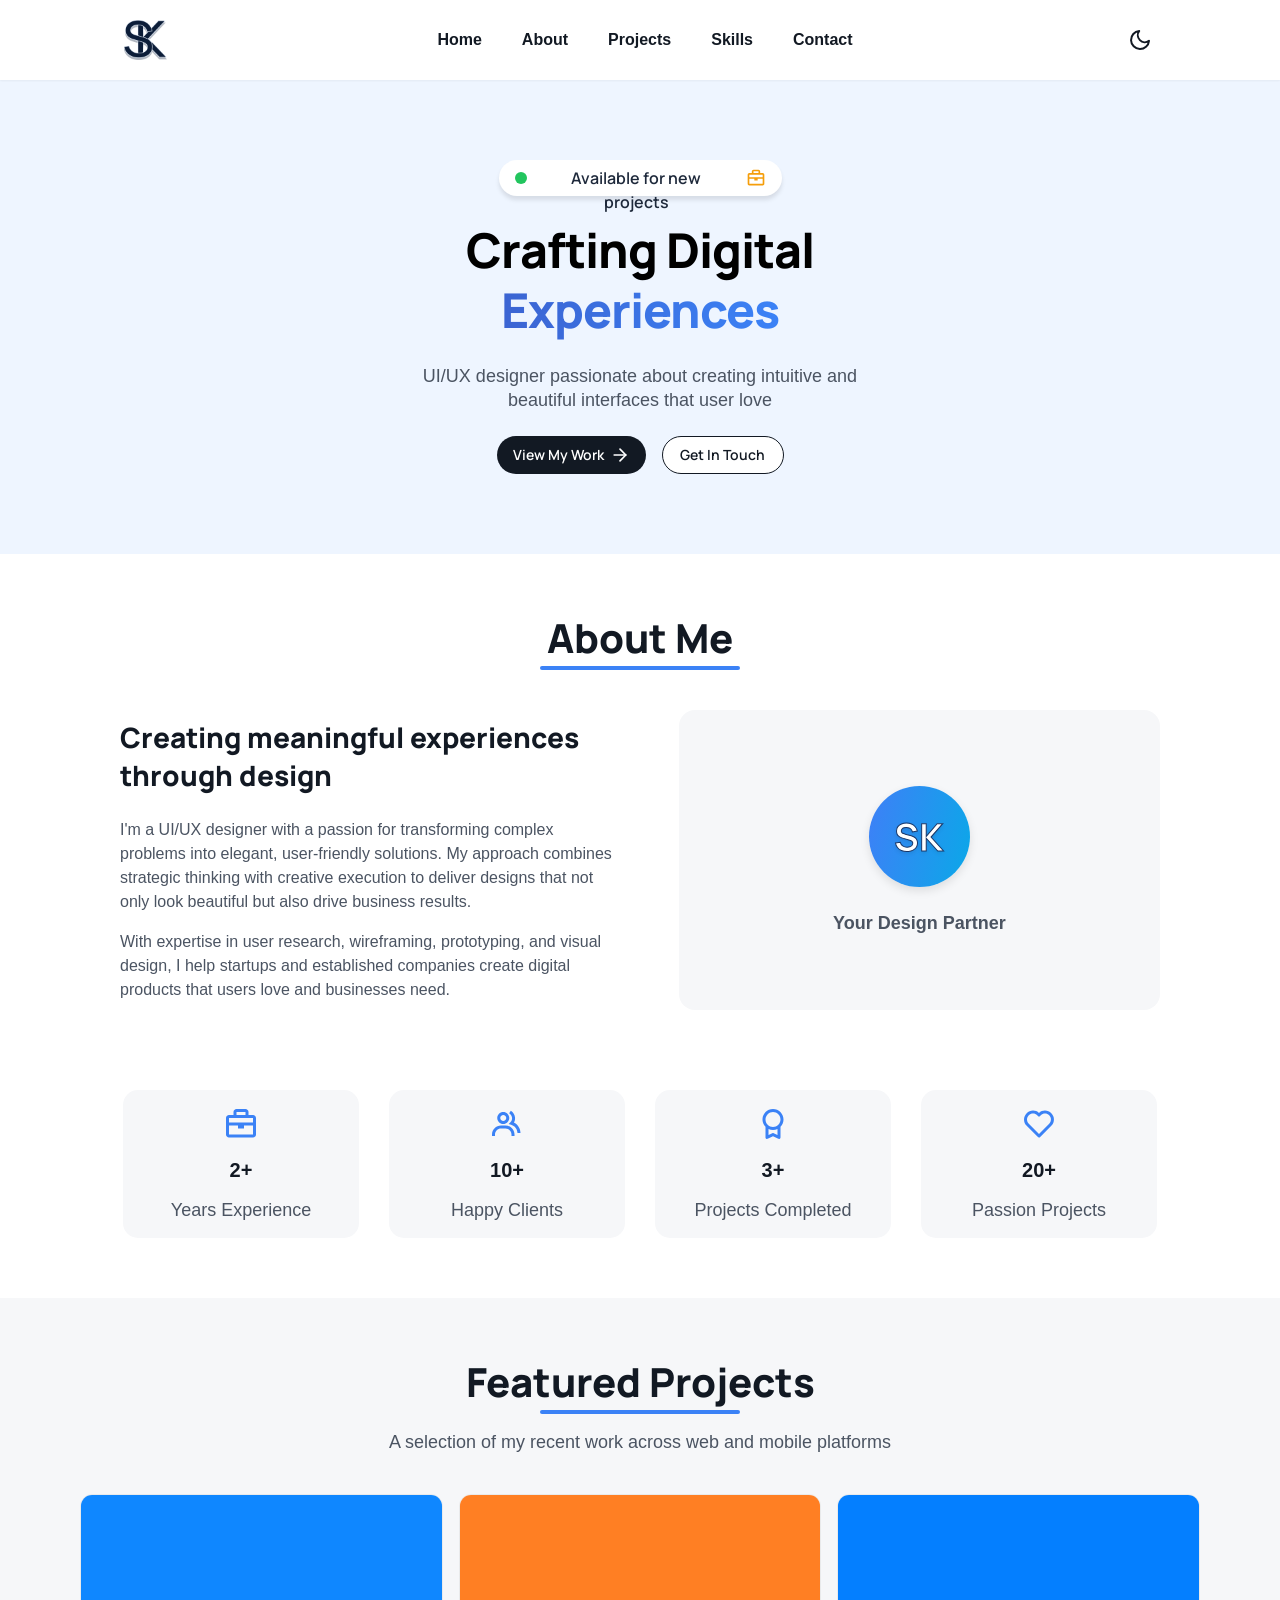
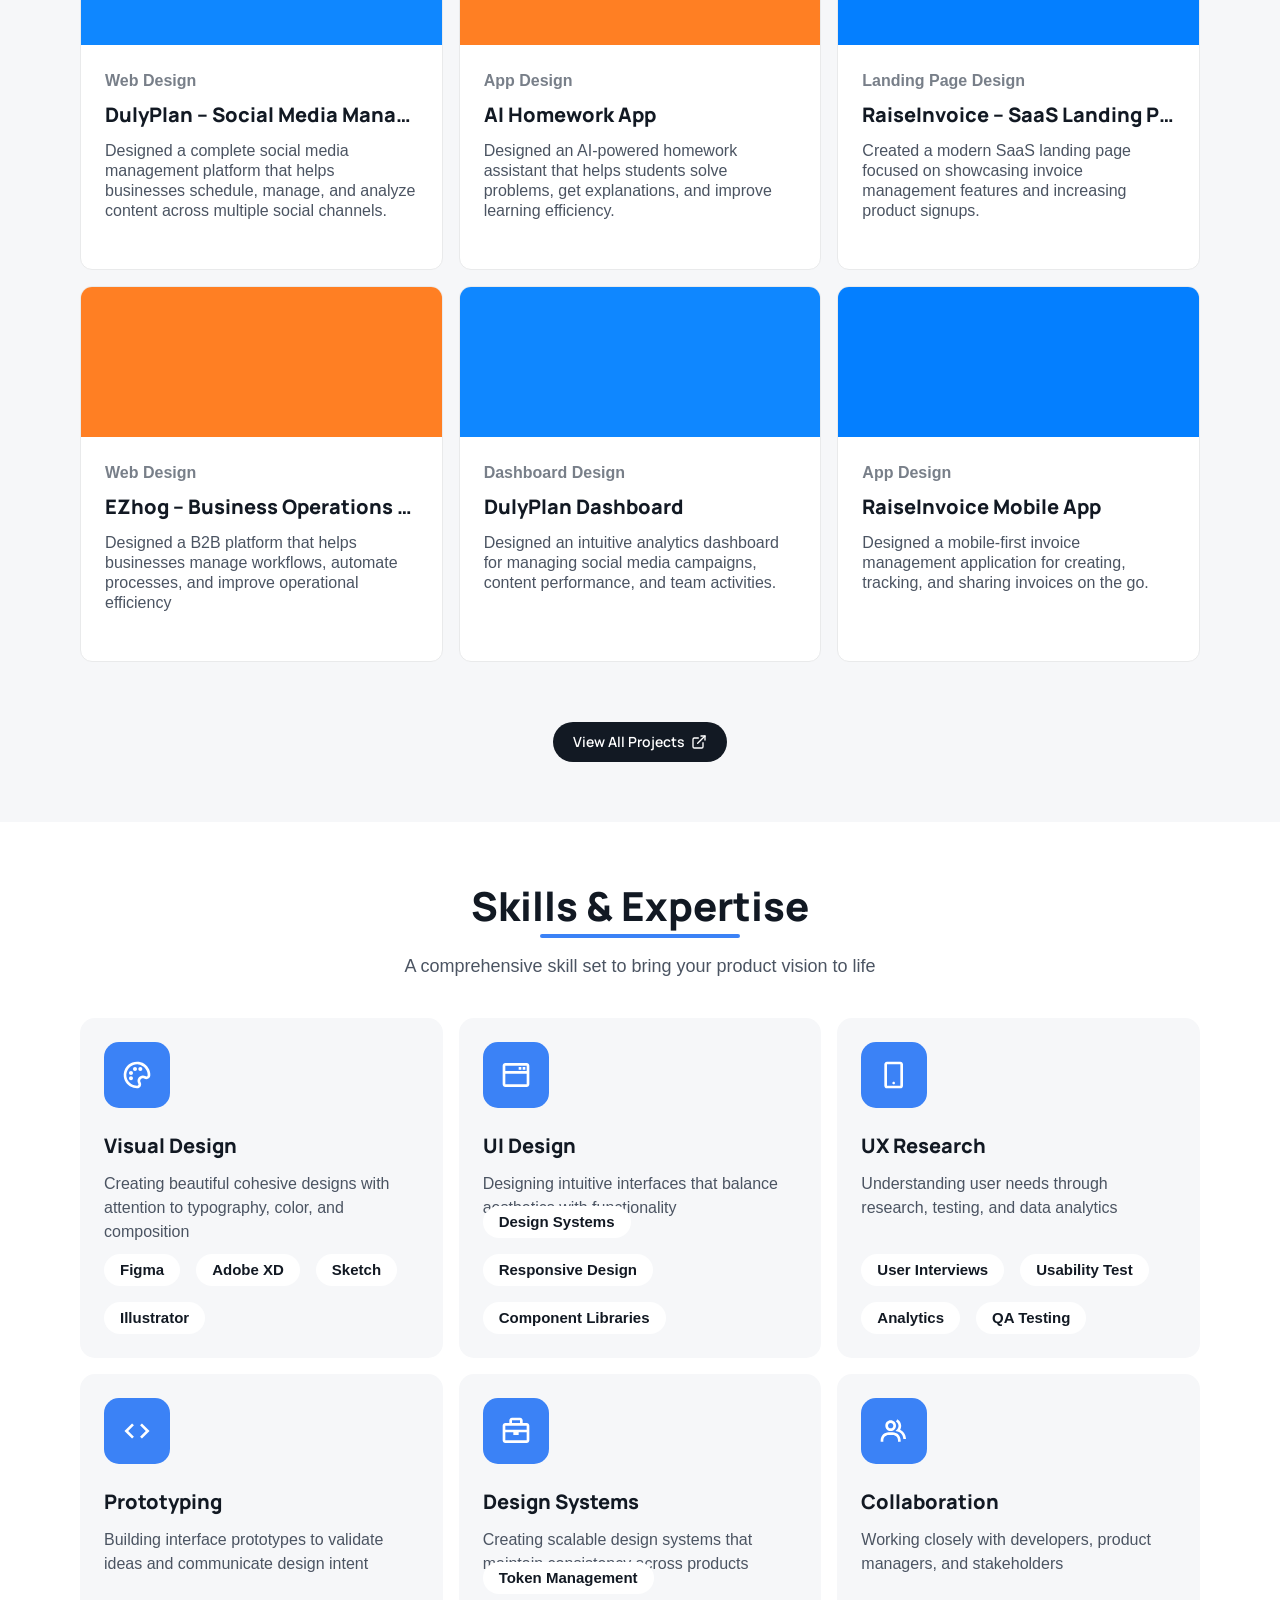
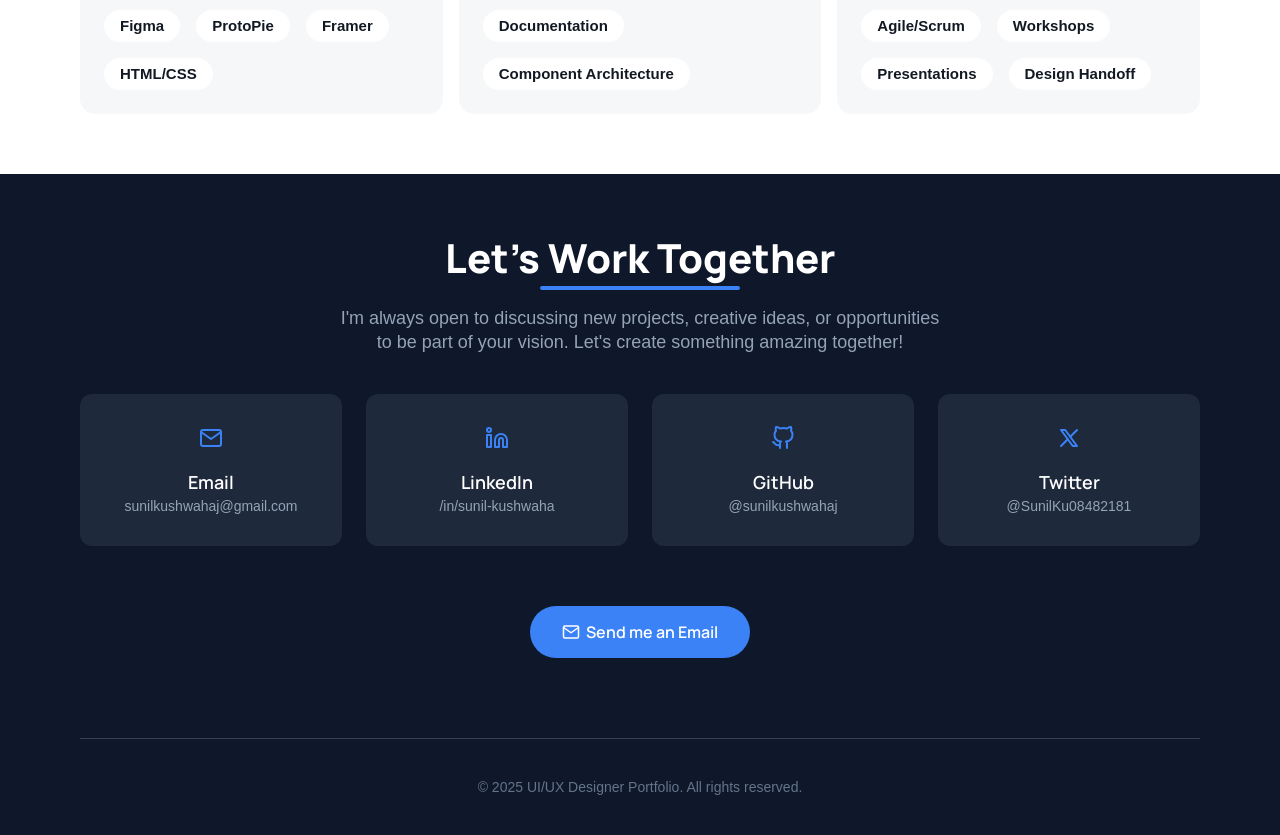
<file: Landing_page.html>
<!DOCTYPE html>
<html lang="en">

<head>
    <meta charset="UTF-8">
    <meta http-equiv="X-UA-Compatible" content="IE=edge">
    <meta name="viewport" content="width=device-width, initial-scale=1.0">
    <title>Portfolio</title>
    <link rel="stylesheet" href="Style.css">
</head>

<body>
    <header>
        <div class="navbar">
            <div class="nav-logo">
                <div class="logo">
                    <!-- SVG Logo for Dark Mode -->
                    <svg class="dark-logo" width="42" height="40" viewBox="0 0 42 40" fill="none" xmlns="http://www.w3.org/2000/svg">
                        <g filter="url(#filter0_dd_495_2154)">
                            <path d="M14.0596 0.000509262C16.4678 0.0171928 18.6264 0.449153 20.5312 1.30129C22.4511 2.13629 24.0399 3.33991 25.2949 4.91262L25.5283 5.21145C26.161 6.04756 26.6802 6.96608 27.0869 7.96633L33.918 0.638205L34.0439 0.502462H40.7314L40.0625 1.21731L24.209 18.1626L41.3174 36.145L42 36.8628H35.1572L35.0322 36.731L27.7734 29.1607C27.598 29.8745 27.3476 30.549 27.0195 31.1821H27.0205C26.3314 32.5436 25.3646 33.6874 24.1221 34.6109L24.1201 34.6118C22.8814 35.5158 21.4447 36.2002 19.8125 36.6665H19.8115C18.1799 37.149 16.4339 37.3902 14.5752 37.3902C12.0357 37.3902 9.73826 36.9577 7.68652 36.0904C5.65209 35.2231 3.96295 33.9869 2.625 32.3814L2.62305 32.3794C1.30018 30.755 0.439527 28.8388 0.0390625 26.6363L0 26.4224L0.214844 26.3882L4.75195 25.6734L4.94238 25.6441L4.99121 25.8306C5.55441 28.0186 6.717 29.7253 8.48047 30.9605C10.0305 32.0217 11.82 32.6234 13.8535 32.7642L13.8633 20.4497L9.2627 19.0835L9.26172 19.0825C8.26481 18.7835 7.30079 18.4101 6.37012 17.9614L6.36719 17.9605C5.42918 17.4915 4.59035 16.9125 3.85156 16.2241L3.84961 16.2232C3.10558 15.513 2.51432 14.6672 2.07617 13.69V13.688C1.63443 12.6855 1.41605 11.5129 1.41602 10.1753C1.41602 8.03284 1.96948 6.19453 3.08496 4.67336C4.21114 3.14385 5.73103 1.97778 7.63672 1.17531C9.54119 0.373415 11.6843 -0.0160997 14.0596 0.000509262ZM18.8662 32.1314C18.9223 32.111 18.9796 32.0941 19.0352 32.0728L19.2695 31.9771C20.428 31.4859 21.3462 30.8149 22.0303 29.9673C22.7539 29.0706 23.1171 28.0081 23.1172 26.771C23.1171 26.0068 22.9819 25.3669 22.7207 24.8443L22.7178 24.8374C22.4678 24.2906 22.1165 23.8313 21.665 23.4575L21.6592 23.4527C21.215 23.0561 20.7063 22.721 20.1318 22.4497C19.7838 22.2854 19.4261 22.1408 19.0605 22.0113L18.8662 32.1314ZM19.0967 16.5405L23.8135 11.479L23.0205 11.6177L22.8105 11.6538L22.7754 11.4439C22.5345 10.0304 21.997 8.82331 21.168 7.81887L21.166 7.81692C20.5341 7.02387 19.7761 6.37651 18.8936 5.87063L19.0967 16.5405ZM13.8535 4.59328C12.4918 4.5944 11.2636 4.81917 10.167 5.26711C9.02819 5.73231 8.13055 6.37869 7.46582 7.20168L7.46484 7.20266C6.8062 8.00248 6.47656 8.92511 6.47656 9.97805C6.47661 11.0186 6.77578 11.8427 7.35645 12.4702L7.58887 12.7027C8.14659 13.2309 8.80925 13.6634 9.5791 13.9995C10.4918 14.3742 11.3795 14.6834 12.2412 14.9273L13.8623 15.3941L13.8535 4.59328Z" fill="url(#paint0_linear_495_2154)"/>
                        </g>
                        <defs>
                            <filter id="filter0_dd_495_2154" x="0" y="0" width="42" height="39.3902" filterUnits="userSpaceOnUse" color-interpolation-filters="sRGB">
                                <feFlood flood-opacity="0" result="BackgroundImageFix"/>
                                <feColorMatrix in="SourceAlpha" type="matrix" values="0 0 0 0 0 0 0 0 0 0 0 0 0 0 0 0 0 0 127 0" result="hardAlpha"/>
                                <feOffset dy="2"/>
                                <feComposite in2="hardAlpha" operator="out"/>
                                <feColorMatrix type="matrix" values="0 0 0 0 0.231373 0 0 0 0 0.509804 0 0 0 0 0.964706 0 0 0 0.1 0"/>
                                <feBlend mode="luminosity" in2="BackgroundImageFix" result="effect1_dropShadow_495_2154"/>
                                <feColorMatrix in="SourceAlpha" type="matrix" values="0 0 0 0 0 0 0 0 0 0 0 0 0 0 0 0 0 0 127 0" result="hardAlpha"/>
                                <feOffset dy="2"/>
                                <feComposite in2="hardAlpha" operator="out"/>
                                <feColorMatrix type="matrix" values="0 0 0 0 0 0 0 0 0 0 0 0 0 0 0 0 0 0 0.25 0"/>
                                <feBlend mode="normal" in2="effect1_dropShadow_495_2154" result="effect2_dropShadow_495_2154"/>
                                <feBlend mode="normal" in="SourceGraphic" in2="effect2_dropShadow_495_2154" result="shape"/>
                            </filter>
                            <linearGradient id="paint0_linear_495_2154" x1="14.0394" y1="4.19617e-05" x2="14.0394" y2="37.39" gradientUnits="userSpaceOnUse">
                                <stop stop-color="#3B82F6"/>
                                <stop offset="1" stop-color="white" stop-opacity="0.5"/>
                            </linearGradient>
                        </defs>
                    </svg>
                </div>
            </div>
            <div class="nav-links">
                <a href="#">Home</a>
                <a href="#about">About</a>
                <a href="#projects">Projects</a>
                <a href="#skills">Skills</a>
                <a href="#contact">Contact</a>
            </div>
            <button id="theme-toggle" aria-label="Toggle Dark Mode">
                <svg xmlns="http://www.w3.org/2000/svg" width="24" height="24" viewBox="0 0 24 24" fill="none"
                    stroke="currentColor" stroke-width="2" stroke-linecap="round" stroke-linejoin="round">
                    <path d="M21 12.79A9 9 0 1 1 11.21 3 7 7 0 0 0 21 12.79z"></path>
                </svg>
            </button>
        </div>

    </header>

    <main>
        <section class="hero-section">
            <div class="status-badge">
                <span class="status-dot"></span>
                <span class="status-text">Available for new projects</span>
                <span class="status-icon">
                    <svg width="20" height="20" viewBox="0 0 20 20" fill="none" xmlns="http://www.w3.org/2000/svg">
                        <path
                            d="M16.6667 5.00001H14.1667V3.33334C14.1667 2.41417 13.4192 1.66667 12.5 1.66667H7.50002C6.58085 1.66667 5.83335 2.41417 5.83335 3.33334V5.00001H3.33335C2.41419 5.00001 1.66669 5.74751 1.66669 6.66667V15.8333C1.66669 16.7525 2.41419 17.5 3.33335 17.5H16.6667C17.5859 17.5 18.3334 16.7525 18.3334 15.8333V6.66667C18.3334 5.74751 17.5859 5.00001 16.6667 5.00001ZM12.5 3.33334V5.00001H7.50002V3.33334H12.5ZM16.6667 6.66667V9.16667H3.33335V6.66667H16.6667ZM3.33335 15.8333V10.8333H8.33335V12.5H11.6667V10.8333H16.6667L16.6675 15.8333H3.33335Z"
                            fill="#F59E0B" />
                    </svg>
                </span>
            </div>

            <h1 class="hero-title">
                Crafting Digital <br>
                <span class="text-highlight">Experiences</span>
            </h1>

            <p class="hero-subtitle">
                UI/UX designer passionate about creating intuitive and <br>
                beautiful interfaces that user love
            </p>

            <div class="hero-actions">
                <a href="#" class="btn btn-primary">
                    <span class="relative-z">View My Work</span>
                    <svg class="relative-z" xmlns="http://www.w3.org/2000/svg" width="20" height="20"
                        viewBox="0 0 24 24" fill="none" stroke="currentColor" stroke-width="2" stroke-linecap="round"
                        stroke-linejoin="round">
                        <line x1="5" y1="12" x2="19" y2="12"></line>
                        <polyline points="12 5 19 12 12 19"></polyline>
                    </svg>
                </a>
                <a href="#" class="btn btn-outline"><span class="relative-z">Get In Touch</span></a>
            </div>
        </section>

        <!-- About Section -->
        <section class="about-section" id="about">
            <div class="section-title">
                <h2>About Me</h2>
                <div class="title-underline"></div>
            </div>

            <div class="about-content">
                <div class="about-text">
                    <h3>Creating meaningful experiences <br> through design</h3>
                    <p>
                        I'm a UI/UX designer with a passion for transforming complex problems into elegant,
                        user-friendly
                        solutions. My approach combines strategic thinking with creative execution to deliver designs
                        that
                        not only look beautiful but also drive business results.
                    </p>
                    <p>
                        With expertise in user research, wireframing, prototyping, and visual design, I help startups
                        and
                        established companies create digital products that users love and businesses need.
                    </p>
                </div>

                <div class="about-card">
                    <div class="about-logo-circle">
                        <span>SK</span>
                    </div>
                    <span>Your Design Partner</span>
                </div>
            </div>

            <div class="stats-grid">
                <div class="stat-card">
                    <div class="stat-icon">
                        <svg width="36" height="36" viewBox="0 0 36 36" fill="none" xmlns="http://www.w3.org/2000/svg">
                            <path
                                d="M30 9H25.5V6C25.5 4.3455 24.1545 3 22.5 3H13.5C11.8455 3 10.5 4.3455 10.5 6V9H6C4.3455 9 3 10.3455 3 12V28.5C3 30.1545 4.3455 31.5 6 31.5H30C31.6545 31.5 33 30.1545 33 28.5V12C33 10.3455 31.6545 9 30 9ZM22.5 6V9H13.5V6H22.5ZM30 12V16.5H6V12H30ZM6 28.5V19.5H15V22.5H21V19.5H30L30.0015 28.5H6Z"
                                fill="#3B82F6" />
                        </svg>
                    </div>
                    <h4>2+</h4>
                    <p>Years Experience</p>
                </div>
                <div class="stat-card">
                    <div class="stat-icon">
                        <svg width="36" height="36" viewBox="0 0 36 36" fill="none" xmlns="http://www.w3.org/2000/svg">
                            <path
                                d="M24.906 16.572C25.8196 15.0151 26.2141 13.2079 26.0325 11.412C25.764 8.73595 24.27 6.37045 21.828 4.75195L20.1705 7.25095C21.849 8.36395 22.8705 9.94945 23.0475 11.712C23.1291 12.5311 23.0272 13.3581 22.749 14.1329C22.4708 14.9077 22.0235 15.6108 21.4395 16.191L19.6515 17.979L22.0785 18.6915C28.4265 20.5515 28.5 26.9355 28.5 27H31.5C31.5 24.3165 30.066 19.0725 24.906 16.572Z"
                                fill="#3B82F6" />
                            <path
                                d="M14.25 18C17.559 18 20.25 15.309 20.25 12C20.25 8.691 17.559 6 14.25 6C10.941 6 8.25 8.691 8.25 12C8.25 15.309 10.941 18 14.25 18ZM14.25 9C15.9045 9 17.25 10.3455 17.25 12C17.25 13.6545 15.9045 15 14.25 15C12.5955 15 11.25 13.6545 11.25 12C11.25 10.3455 12.5955 9 14.25 9ZM16.5 19.5H12C7.0365 19.5 3 23.5365 3 28.5V30H6V28.5C6 25.191 8.691 22.5 12 22.5H16.5C19.809 22.5 22.5 25.191 22.5 28.5V30H25.5V28.5C25.5 23.5365 21.4635 19.5 16.5 19.5Z"
                                fill="#3B82F6" />
                        </svg>
                    </div>
                    <h4>10+</h4>
                    <p>Happy Clients</p>
                </div>
                <div class="stat-card">
                    <div class="stat-icon">
                        <svg width="36" height="36" viewBox="0 0 36 36" fill="none" xmlns="http://www.w3.org/2000/svg">
                            <path
                                d="M7.5 13.4985C7.5 16.3515 8.6475 18.939 10.5 20.8335V31.5C10.499 31.756 10.5638 32.008 10.688 32.2319C10.8122 32.4558 10.9918 32.644 11.2095 32.7787C11.4273 32.9134 11.6759 32.99 11.9317 33.0011C12.1875 33.0123 12.4418 32.9577 12.6705 32.8425L18 30.177L23.3295 32.841C23.5576 32.9564 23.8116 33.0111 24.067 32.9998C24.3223 32.9885 24.5705 32.9116 24.7875 32.7765C25.23 32.502 25.5 32.0205 25.5 31.5V20.835C27.4233 18.8775 28.5007 16.2428 28.5 13.4985C28.5 7.71 23.79 3 18 3C12.21 3 7.5 7.71 7.5 13.4985ZM18.6705 27.1575C18.4621 27.0532 18.2323 26.9989 17.9993 26.9989C17.7662 26.9989 17.5364 27.0532 17.328 27.1575L13.5 29.073V22.9725C14.8665 23.6235 16.389 24 18 24C19.611 24 21.1335 23.625 22.5 22.9725V29.0715L18.6705 27.1575ZM18 6C22.134 6 25.5 9.363 25.5 13.4985C25.498 15.4872 24.7072 17.3938 23.3012 18.8001C21.8951 20.2065 19.9887 20.9976 18 21C13.8645 21 10.5 17.6355 10.5 13.4985C10.5024 11.5102 11.2934 9.60413 12.6994 8.19836C14.1055 6.79259 16.0117 6.00198 18 6Z"
                                fill="#3B82F6" />
                        </svg>
                    </div>
                    <h4>3+</h4>
                    <p>Projects Completed</p>
                </div>
                <div class="stat-card">
                    <div class="stat-icon">
                        <svg width="36" height="36" viewBox="0 0 36 36" fill="none" xmlns="http://www.w3.org/2000/svg">
                            <path
                                d="M18 6.89254C16.3656 5.3897 14.2263 4.55561 12.006 4.55554C10.8308 4.55677 9.66743 4.79038 8.58288 5.24294C7.49832 5.69551 6.51397 6.35808 5.68647 7.19254C2.15697 10.737 2.15847 16.281 5.68947 19.8105L16.6875 30.8085C16.9425 31.257 17.4345 31.5465 18 31.5465C18.2322 31.5443 18.4606 31.4876 18.6669 31.3811C18.8732 31.2745 19.0517 31.1211 19.188 30.933L30.3105 19.8105C33.8415 16.2795 33.8415 10.737 30.3075 7.18654C29.4804 6.35362 28.4968 5.69239 27.4133 5.24087C26.3298 4.78935 25.1678 4.55644 23.994 4.55554C21.7737 4.5559 19.6345 5.38995 18 6.89254ZM28.1865 9.30754C30.531 11.664 30.5325 15.345 28.1895 17.6895L18 27.879L7.81047 17.6895C5.46747 15.345 5.46897 11.664 7.80747 9.31354C8.94747 8.17954 10.4385 7.55554 12.006 7.55554C13.5735 7.55554 15.0585 8.17954 16.1895 9.31054L16.9395 10.0605C17.0787 10.2 17.244 10.3106 17.4259 10.386C17.6079 10.4615 17.803 10.5003 18 10.5003C18.197 10.5003 18.392 10.4615 18.574 10.386C18.756 10.3106 18.9213 10.2 19.0605 10.0605L19.8105 9.31054C22.0785 7.04704 25.9215 7.05304 28.1865 9.30754Z"
                                fill="#3B82F6" />
                        </svg>
                    </div>
                    <h4>20+</h4>
                    <p>Passion Projects</p>
                </div>
            </div>
        </section>

        <!-- Projects Section -->
        <section class="projects-section" id="projects">
            <div class="projects-container">
                <div class="section-title">
                    <h2>Featured Projects</h2>
                    <div class="title-underline"></div>
                    <p class="section-subtitle">A selection of my recent work across web and mobile platforms</p>
                </div>

                <div class="projects-grid">
                    <!-- Project 1 -->
                    <a href="https://dulyplan.com/" target="_blank" rel="noopener noreferrer" class="project-card">
                        <div class="project-image" style="background-color: #0F87FF;"></div>
                        <div class="project-content">
                            <span class="project-category">Web Design</span>
                            <h3 title="DulyPlan – Social Media Management">DulyPlan – Social Media Management</h3>
                            <p>Designed a complete social media management platform that helps businesses schedule, manage, and analyze content across multiple social channels.</p>
                            <div class="project-tags">
                                <span>UX Research</span>
                                <span>UI Design</span>
                                <span>Prototyping</span>
                            </div>
                        </div>
                    </a>

                    <!-- Project 2 -->
                    <a href="#" class="project-card">
                        <div class="project-image" style="background-color: #FF7F23;"></div>
                        <div class="project-content">
                            <span class="project-category">App Design</span>
                            <h3 title="AI Homework App">AI Homework App</h3>
                            <p>Designed an AI-powered homework assistant that helps students solve problems, get explanations, and improve learning efficiency.</p>
                            <div class="project-tags">
                                <span>Mobile UI</span>
                                <span>User Testing</span>
                                <span>Design System</span>
                            </div>
                        </div>
                    </a>

                    <!-- Project 3 -->
                    <a href="https://raiseinvoice.shyamfuture.in/" target="_blank" rel="noopener noreferrer" class="project-card">
                        <div class="project-image" style="background-color: #047FFF;"></div>
                        <div class="project-content">
                            <span class="project-category">Landing Page Design</span>
                            <h3 title="RaiseInvoice – SaaS Landing Page">RaiseInvoice – SaaS Landing Page</h3>
                            <p>Created a modern SaaS landing page focused on showcasing invoice management features and increasing product signups.</p>
                            <div class="project-tags">
                                <span>Web Design</span>
                                <span>Conversion Optimization</span>
                                <span>UI Design</span>
                            </div>
                        </div>
                    </a>

                    <!-- Project 4 -->
                    <a href="https://ezhog.com/" target="_blank" rel="noopener noreferrer" class="project-card">
                        <div class="project-image" style="background-color: #FF7F23;"></div>
                        <div class="project-content">
                            <span class="project-category">Web Design</span>
                            <h3 title="EZhog – Business Operations Platform">EZhog – Business Operations Platform</h3>
                            <p>Designed a B2B platform that helps businesses manage workflows, automate processes, and improve operational efficiency</p>
                            <div class="project-tags">
                                <span>B2B Platform</span>
                                <span>Workflow Automation</span>
                                <span>Interaction Design</span>
                            </div>
                        </div>
                    </a>

                    <!-- Project 5 -->
                    <a href="https://dulyplan.com/" target="_blank" rel="noopener noreferrer" class="project-card">
                        <div class="project-image" style="background-color: #0F87FF;"></div>
                        <div class="project-content">
                            <span class="project-category">Dashboard Design</span>
                            <h3 title="DulyPlan Dashboard">DulyPlan Dashboard</h3>
                            <p>Designed an intuitive analytics dashboard for managing social media campaigns, content performance, and team activities.</p>
                            <div class="project-tags">
                                <span>Dashboard Design</span>
                                <span>Data Viz</span>
                                <span>Accessibility</span>
                            </div>
                        </div>
                    </a>

                    <!-- Project 6 -->
                    <a href="https://raiseinvoice.shyamfuture.in/" target="_blank" rel="noopener noreferrer" class="project-card">
                        <div class="project-image" style="background-color: #047FFF;"></div>
                        <div class="project-content">
                            <span class="project-category">App Design</span>
                            <h3 title="RaiseInvoice Mobile App">RaiseInvoice Mobile App</h3>
                            <p>Designed a mobile-first invoice management application for creating, tracking, and sharing invoices on the go.</p>
                            <div class="project-tags">
                                <span>Mobile UI</span>
                                <span>User Testing</span>
                                <span>Design System</span>
                            </div>
                        </div>
                    </a>
                </div>

                <div class="projects-action">
                    <a href="javascript:void(0)" id="view-all-projects-btn" class="btn btn-primary btn-small">
                        View All Projects
                        <svg xmlns="http://www.w3.org/2000/svg" width="16" height="16" viewBox="0 0 24 24" fill="none"
                            stroke="currentColor" stroke-width="2" stroke-linecap="round" stroke-linejoin="round">
                            <path d="M18 13v6a2 2 0 0 1-2 2H5a2 2 0 0 1-2-2V8a2 2 0 0 1 2-2h6"></path>
                            <polyline points="15 3 21 3 21 9"></polyline>
                            <line x1="10" y1="14" x2="21" y2="3"></line>
                        </svg>
                    </a>
                </div>
            </div>
        </section>

        <!-- Skills Section -->
        <section class="skills-section" id="skills">
            <div class="skills-container">
                <div class="section-title">
                    <h2>Skills & Expertise</h2>
                    <div class="title-underline"></div>
                    <p class="section-subtitle">A comprehensive skill set to bring your product vision to life</p>
                </div>

                <div class="skills-grid">
                    <!-- Skill 1 -->
                    <div class="skill-card">
                        <div class="skill-icon">
                            <svg width="32" height="32" viewBox="0 0 36 36" fill="none"
                                xmlns="http://www.w3.org/2000/svg">
                                <path
                                    d="M20.1 3.14407C17.6267 2.80554 15.1081 3.08466 12.7689 3.95651C10.4298 4.82836 8.34289 6.26582 6.69453 8.14057C5.28378 9.76535 4.23706 11.6732 3.62466 13.736C3.01227 15.7988 2.84839 17.9687 3.14403 20.1001C3.93903 25.9411 8.33103 30.9106 14.0715 32.4691C15.3512 32.8193 16.6718 32.9978 17.9985 33.0001L18.2115 32.9986C18.9698 32.9888 19.7134 32.7876 20.3732 32.4137C21.033 32.0397 21.5876 31.5052 21.9855 30.8596C22.3848 30.2175 22.6152 29.4849 22.6554 28.7298C22.6955 27.9748 22.544 27.2219 22.215 26.5411L21.9165 25.9171C21.6869 25.4685 21.5791 24.9675 21.6039 24.4642C21.6286 23.9609 21.785 23.473 22.0575 23.0491C22.4474 22.4158 23.0582 21.9494 23.7719 21.7403C24.4856 21.5311 25.2515 21.5939 25.9215 21.9166L26.5395 22.2121C27.1575 22.5091 27.8145 22.6606 28.491 22.6606C29.6749 22.6545 30.8095 22.1855 31.6521 21.3538C32.4947 20.5221 32.9785 19.3938 33 18.2101C33.0186 16.8121 32.8404 15.4184 32.4705 14.0701C30.9105 8.33107 25.941 3.93907 20.1 3.14407ZM27.837 19.5076L27.219 19.2121C24.477 17.8951 21.114 18.9151 19.5165 21.4531C18.4095 23.2171 18.297 25.3171 19.2105 27.2161L19.509 27.8401C19.6209 28.0668 19.6726 28.3184 19.6592 28.5708C19.6458 28.8233 19.5678 29.068 19.4325 29.2816C19.3007 29.4997 19.1151 29.6804 18.8934 29.8062C18.6717 29.932 18.4214 29.9988 18.1665 30.0001H17.9985C16.9369 29.9971 15.8804 29.8544 14.856 29.5756C10.2615 28.3291 6.75153 24.3571 6.11703 19.6966C5.63553 16.1641 6.64503 12.7621 8.95653 10.1131C10.2716 8.60442 11.9431 7.44855 13.8189 6.75064C15.6946 6.05273 17.7151 5.83494 19.6965 6.11707C24.357 6.75157 28.329 10.2631 29.5755 14.8561C29.8725 15.9511 30.015 17.0671 29.9985 18.1666C29.9805 19.3771 28.731 19.9411 27.837 19.5076Z"
                                    fill="white" />
                                <path
                                    d="M11.25 24C12.4926 24 13.5 22.9926 13.5 21.75C13.5 20.5074 12.4926 19.5 11.25 19.5C10.0074 19.5 9 20.5074 9 21.75C9 22.9926 10.0074 24 11.25 24Z"
                                    fill="white" />
                                <path
                                    d="M11.25 18C12.4926 18 13.5 16.9926 13.5 15.75C13.5 14.5074 12.4926 13.5 11.25 13.5C10.0074 13.5 9 14.5074 9 15.75C9 16.9926 10.0074 18 11.25 18Z"
                                    fill="white" />
                                <path
                                    d="M15.75 13.5C16.9926 13.5 18 12.4926 18 11.25C18 10.0074 16.9926 9 15.75 9C14.5074 9 13.5 10.0074 13.5 11.25C13.5 12.4926 14.5074 13.5 15.75 13.5Z"
                                    fill="white" />
                                <path
                                    d="M21.75 13.5C22.9926 13.5 24 12.4926 24 11.25C24 10.0074 22.9926 9 21.75 9C20.5074 9 19.5 10.0074 19.5 11.25C19.5 12.4926 20.5074 13.5 21.75 13.5Z"
                                    fill="white" />
                            </svg>

                        </div>
                        <h3>Visual Design</h3>
                        <p class="skill-desc-short">Creating beautiful cohesive designs with attention to typography,
                            color,
                            and composition</p>
                        <p class="skill-desc-long">Creating visually appealing designs using color, typography, spacing,
                            and
                            imagery. Focused on delivering clear, modern, and consistent layouts that support brand
                            identity. Ensures every visual element communicates purpose and enhances the overall user
                            experience</p>
                        <div class="skill-tags">
                            <span>Figma</span>
                            <span>Adobe XD</span>
                            <span>Sketch</span>
                            <span>Illustrator</span>
                        </div>
                    </div>

                    <!-- Skill 2 -->
                    <div class="skill-card">
                        <div class="skill-icon">
                            <svg width="32" height="32" viewBox="0 0 36 36" fill="none"
                                xmlns="http://www.w3.org/2000/svg">
                                <path
                                    d="M30 4.5H6C4.3455 4.5 3 5.8455 3 7.5V28.5C3 30.1545 4.3455 31.5 6 31.5H30C31.6545 31.5 33 30.1545 33 28.5V7.5C33 5.8455 31.6545 4.5 30 4.5ZM30 7.5L30.0015 13.5H6V7.5H30ZM6 28.5V16.5H30.0015L30.003 28.5H6Z"
                                    fill="white" />
                                <path d="M21 9H24V12H21V9ZM25.5 9H28.5V12H25.5V9Z" fill="white" />
                            </svg>

                        </div>
                        <h3>UI Design</h3>
                        <p class="skill-desc-short">Designing intuitive interfaces that balance aesthetics with
                            functionality</p>
                        <p class="skill-desc-long">Designing intuitive and user-friendly interfaces that make navigation
                            effortless. Ensuring consistent components, accessible interactions, and clean layouts
                            across
                            the product. Aims to create interfaces that look polished and feel natural to use</p>
                        <div class="skill-tags">
                            <span>Design Systems</span>
                            <span>Responsive Design</span>
                            <span>Component Libraries</span>
                        </div>
                    </div>

                    <!-- Skill 3 -->
                    <div class="skill-card">
                        <div class="skill-icon">
                            <svg width="32" height="32" viewBox="0 0 36 36" fill="none"
                                xmlns="http://www.w3.org/2000/svg">
                                <path
                                    d="M25.125 3H10.125C8.4705 3 7.125 4.3455 7.125 6V30C7.125 31.6545 8.4705 33 10.125 33H25.125C26.7795 33 28.125 31.6545 28.125 30V6C28.125 4.3455 26.7795 3 25.125 3ZM10.125 30V6H25.125L25.128 30H10.125Z"
                                    fill="white" />
                                <path
                                    d="M17.625 28.5C18.4534 28.5 19.125 27.8284 19.125 27C19.125 26.1716 18.4534 25.5 17.625 25.5C16.7966 25.5 16.125 26.1716 16.125 27C16.125 27.8284 16.7966 28.5 17.625 28.5Z"
                                    fill="white" />
                            </svg>

                        </div>
                        <h3>UX Research</h3>
                        <p class="skill-desc-short">Understanding user needs through research, testing, and data
                            analytics
                        </p>
                        <p class="skill-desc-long">Understanding user needs, goals, and pain points through interviews,
                            surveys, and usability testing. Using data and insights to guide design decisions and
                            improve
                            product effectiveness. Helps ensure every feature is grounded in real user behavior</p>
                        <div class="skill-tags">
                            <span>User Interviews</span>
                            <span>Usability Test</span>
                            <span>Analytics</span>
                            <span>QA Testing</span>
                        </div>
                    </div>

                    <!-- Skill 4 -->
                    <div class="skill-card">
                        <div class="skill-icon">
                            <svg width="32" height="32" viewBox="0 0 36 36" fill="none"
                                xmlns="http://www.w3.org/2000/svg">
                                <path
                                    d="M12.4395 9.43945L3.879 18L12.4395 26.5605L14.5605 24.4395L8.121 18L14.5605 11.5605L12.4395 9.43945ZM23.5605 26.5605L32.121 18L23.5605 9.43945L21.4395 11.5605L27.879 18L21.4395 24.4395L23.5605 26.5605Z"
                                    fill="white" />
                            </svg>

                        </div>
                        <h3>Prototyping</h3>
                        <p class="skill-desc-short">Building interface prototypes to validate ideas and communicate
                            design
                            intent</p>
                        <p class="skill-desc-long">Turning concepts into interactive mockups to visualize and test user
                            flows. Helps identify issues early and refine ideas before development. Allows teams to
                            explore
                            different solutions quickly and confidently</p>
                        <div class="skill-tags">
                            <span>Figma</span>
                            <span>ProtoPie</span>
                            <span>Framer</span>
                            <span>HTML/CSS</span>
                        </div>
                    </div>

                    <!-- Skill 5 -->
                    <div class="skill-card">
                        <div class="skill-icon">
                            <svg width="32" height="32" viewBox="0 0 36 36" fill="none"
                                xmlns="http://www.w3.org/2000/svg">
                                <path
                                    d="M30 9H25.5V6C25.5 4.3455 24.1545 3 22.5 3H13.5C11.8455 3 10.5 4.3455 10.5 6V9H6C4.3455 9 3 10.3455 3 12V28.5C3 30.1545 4.3455 31.5 6 31.5H30C31.6545 31.5 33 30.1545 33 28.5V12C33 10.3455 31.6545 9 30 9ZM22.5 6V9H13.5V6H22.5ZM30 12V16.5H6V12H30ZM6 28.5V19.5H15V22.5H21V19.5H30L30.0015 28.5H6Z"
                                    fill="white" />
                            </svg>

                        </div>
                        <h3>Design Systems</h3>
                        <p class="skill-desc-short">Creating scalable design systems that maintain consistency across
                            products</p>
                        <p class="skill-desc-long">Building a unified library of components, patterns, and guidelines to
                            ensure consistency across all products. Improves design speed, quality, and collaboration.
                            Supports scalable growth as the product evolves and expands</p>
                        <div class="skill-tags">
                            <span>Token Management</span>
                            <span>Documentation</span>
                            <span>Component Architecture</span>
                        </div>
                    </div>

                    <!-- Skill 6 -->
                    <div class="skill-card">
                        <div class="skill-icon">
                            <svg width="32" height="32" viewBox="0 0 36 36" fill="none"
                                xmlns="http://www.w3.org/2000/svg">
                                <path
                                    d="M24.906 16.572C25.8196 15.0151 26.2141 13.2079 26.0325 11.412C25.764 8.73595 24.27 6.37045 21.828 4.75195L20.1705 7.25095C21.849 8.36395 22.8705 9.94945 23.0475 11.712C23.1291 12.5311 23.0272 13.3581 22.749 14.1329C22.4708 14.9077 22.0235 15.6108 21.4395 16.191L19.6515 17.979L22.0785 18.6915C28.4265 20.5515 28.5 26.9355 28.5 27H31.5C31.5 24.3165 30.066 19.0725 24.906 16.572Z"
                                    fill="white" />
                                <path
                                    d="M14.25 18C17.559 18 20.25 15.309 20.25 12C20.25 8.691 17.559 6 14.25 6C10.941 6 8.25 8.691 8.25 12C8.25 15.309 10.941 18 14.25 18ZM14.25 9C15.9045 9 17.25 10.3455 17.25 12C17.25 13.6545 15.9045 15 14.25 15C12.5955 15 11.25 13.6545 11.25 12C11.25 10.3455 12.5955 9 14.25 9ZM16.5 19.5H12C7.0365 19.5 3 23.5365 3 28.5V30H6V28.5C6 25.191 8.691 22.5 12 22.5H16.5C19.809 22.5 22.5 25.191 22.5 28.5V30H25.5V28.5C25.5 23.5365 21.4635 19.5 16.5 19.5Z"
                                    fill="white" />
                            </svg>

                        </div>
                        <h3>Collaboration</h3>
                        <p class="skill-desc-short">Working closely with developers, product managers, and stakeholders
                        </p>
                        <p class="skill-desc-long">Creating visually appealing designs using color, typography, spacing,
                            and
                            imagery. Focused on delivering clear, modern, and consistent layouts that support brand
                            identity. Ensures every visual element communicates purpose and enhances the overall user
                            experience</p>
                        <div class="skill-tags">
                            <span>Agile/Scrum</span>
                            <span>Workshops</span>
                            <span>Presentations</span>
                            <span>Design Handoff</span>
                        </div>
                    </div>
                </div>
            </div>
        </section>
    </main>

    <!-- Footer Section -->
    <footer class="footer-section" id="contact">
        <div class="footer-container">
            <div class="section-title dark-mode">
                <h2>Let's Work Together</h2>
                <div class="title-underline"></div>
                <p class="section-subtitle">I'm always open to discussing new projects, creative ideas, or opportunities
                    <br> to be part of your vision. Let's create something amazing together!
                </p>
            </div>

            <div class="contact-grid">
                <!-- Email -->
                <a href="mailto:sunilkushwahaj@gmail.com" class="contact-card">
                    <div class="contact-icon-box">
                        <svg xmlns="http://www.w3.org/2000/svg" width="24" height="24" viewBox="0 0 24 24" fill="none"
                            stroke="currentColor" stroke-width="2" stroke-linecap="round" stroke-linejoin="round">
                            <path d="M4 4h16c1.1 0 2 .9 2 2v12c0 1.1-.9 2-2 2H4c-1.1 0-2-.9-2-2V6c0-1.1.9-2 2-2z">
                            </path>
                            <polyline points="22,6 12,13 2,6"></polyline>
                        </svg>
                    </div>
                    <h4>Email</h4>
                    <p>sunilkushwahaj@gmail.com</p>
                </a>

                <!-- LinkedIn -->
                <a href="https://www.linkedin.com/in/sunil-kushwaha-031607280/" target="_blank" rel="noopener noreferrer" class="contact-card">
                    <div class="contact-icon-box">
                        <svg xmlns="http://www.w3.org/2000/svg" width="24" height="24" viewBox="0 0 24 24" fill="none"
                            stroke="currentColor" stroke-width="2" stroke-linecap="round" stroke-linejoin="round">
                            <path d="M16 8a6 6 0 0 1 6 6v7h-4v-7a2 2 0 0 0-2-2 2 2 0 0 0-2 2v7h-4v-7a6 6 0 0 1 6-6z">
                            </path>
                            <rect x="2" y="9" width="4" height="12"></rect>
                            <circle cx="4" cy="4" r="2"></circle>
                        </svg>
                    </div>
                    <h4>LinkedIn</h4>
                    <p>/in/sunil-kushwaha</p>
                </a>

                <!-- GitHub -->
                <a href="https://github.com/sunilkushwahaj" target="_blank" rel="noopener noreferrer" class="contact-card">
                    <div class="contact-icon-box">
                        <svg xmlns="http://www.w3.org/2000/svg" width="24" height="24" viewBox="0 0 24 24" fill="none"
                            stroke="currentColor" stroke-width="2" stroke-linecap="round" stroke-linejoin="round">
                            <path
                                d="M9 19c-5 1.5-5-2.5-7-3m14 6v-3.87a3.37 3.37 0 0 0-.94-2.61c3.14-.35 6.44-1.54 6.44-7A5.44 5.44 0 0 0 20 4.77 5.07 5.07 0 0 0 19.91 1S18.73.65 16 2.48a13.38 13.38 0 0 0-7 0C6.27.65 5.09 1 5.09 1A5.07 5.07 0 0 0 5 4.77a5.44 5.44 0 0 0-1.5 3.78c0 5.42 3.3 6.61 6.44 7A3.37 3.37 0 0 0 9 18.13V22">
                            </path>
                        </svg>
                    </div>
                    <h4>GitHub</h4>
                    <p>@sunilkushwahaj</p>
                </a>

                <!-- Twitter / X -->
                <a href="https://x.com/SunilKu08482181" target="_blank" rel="noopener noreferrer" class="contact-card">
                    <div class="contact-icon-box">
                        <svg xmlns="http://www.w3.org/2000/svg" width="24" height="24" viewBox="0 0 24 24" fill="none"
                            stroke="currentColor" stroke-width="2" stroke-linecap="round" stroke-linejoin="round">
                            <path d="M4 4l11.733 16h4.267l-11.733 -16z" />
                            <path d="M4 20l6.768 -6.768m2.46 -2.46l6.772 -6.772" />
                        </svg>
                    </div>
                    <h4>Twitter</h4>
                    <p>@SunilKu08482181</p>
                </a>
            </div>

            <div class="footer-cta-container">
                <a href="mailto:sunilkushwahaj@gmail.com" class="btn btn-primary footer-btn">
                    <svg xmlns="http://www.w3.org/2000/svg" width="18" height="18" viewBox="0 0 24 24" fill="none"
                        stroke="currentColor" stroke-width="2" stroke-linecap="round" stroke-linejoin="round">
                        <path d="M4 4h16c1.1 0 2 .9 2 2v12c0 1.1-.9 2-2 2H4c-1.1 0-2-.9-2-2V6c0-1.1.9-2 2-2z"></path>
                        <polyline points="22,6 12,13 2,6"></polyline>
                    </svg>
                    Send me an Email
                </a>
            </div>

            <div class="footer-divider"></div>

            <div class="footer-bottom">
                <p>&copy; 2025 UI/UX Designer Portfolio. All rights reserved.</p>
            </div>
        </div>
    </footer>

    <!-- View All Projects Modal -->
    <div id="projects-modal" class="modal-overlay">
        <div class="modal-content">
            <button class="modal-close" id="modal-close-btn" aria-label="Close Dialog">&times;</button>
            <div class="modal-icon">
                <svg width="48" height="48" viewBox="0 0 24 24" fill="none" stroke="currentColor" stroke-width="2" stroke-linecap="round" stroke-linejoin="round" xmlns="http://www.w3.org/2000/svg">
                    <rect x="3" y="3" width="18" height="18" rx="2" ry="2"></rect>
                    <line x1="12" y1="8" x2="12" y2="16"></line>
                    <line x1="8" y1="12" x2="16" y2="12"></line>
                </svg>
            </div>
            <h2>New Projects Will Be Added Soon</h2>
            <p>Our portfolio is continuously growing. Additional projects and case studies will be published here in future updates.</p>
            <button class="btn btn-primary modal-btn" id="modal-ok-btn">Got it</button>
        </div>
    </div>

    <script src="script.js"></script>
</body>

</html>
</file>
<file: Style.css>
@import url('https://fonts.googleapis.com/css2?family=Manrope:wght@400;500;600;700&display=swap');
@import url('https://api.fontshare.com/v2/css?f[]=satoshi@400,500,700&display=swap');

html {
    scroll-behavior: smooth;
}

:root {
    /* Light Mode Variables */
    --bg-body: #FFFFFF;
    --bg-nav: #FFFFFF;
    --bg-hero: #EEF5FF;
    --bg-section: #FFFFFF;
    --bg-card: #F6F7F9;
    --bg-footer: #0F172A;
    --bg-footer-card: #1E293B;

    --text-primary: #121923;
    --text-secondary: #4B5462;
    --text-inverse: #FFFFFF;
    --text-hero-title: #000000;

    --accent-primary: #3B82F6;
    --accent-gradient-start: #0EA5E9;
    --accent-gradient-mid: #2395EF;

    --border-color: #E9EAEB;
    --card-shadow: 0 4px 6px rgba(0, 0, 0, 0.1);
    --nav-shadow: 0 1px 2px rgba(0, 0, 0, 0.05);
}

[data-theme="dark"] {
    /* Dark Mode Variables */
    --bg-body: linear-gradient(90deg, #09090B 0%, #17181A 100%);
    --bg-nav: #17181A;
    --bg-hero: transparent;
    --bg-section: transparent;
    --bg-card: #17181A;
    --bg-footer: #020617;
    /* Even darker for footer in dark mode */
    --bg-footer-card: #1E293B;

    --text-primary: #FFFFFF;
    --text-secondary: #94A3B8;
    --text-inverse: #FFFFFF;
    --text-hero-title: #FFFFFF;

    --accent-primary: #3B82F6;
    --border-color: #585863;
    --card-shadow: 0 4px 6px rgba(0, 0, 0, 0.3);
    --nav-shadow: 0 1px 2px rgba(255, 255, 255, 0.05);
}

/* Dark Mode Component Overrides */
[data-theme="dark"] .status-badge {
    background-color: #1F2933;
    box-shadow: 0px 4px 4px rgba(0, 0, 0, 0.1);
    border: none;
}

[data-theme="dark"] .status-text {
    color: #D2D4D8;
}

[data-theme="dark"] .hero-actions .btn-primary {
    background: #17181A;
    color: #D2D4D8;
    border: 1px solid rgba(88, 88, 99, 0.4);
    height: 36px;
}

[data-theme="dark"] .hero-actions .btn-primary::before {
    background-color: #3B82F6;
}

[data-theme="dark"] .hero-actions .btn-primary:hover {
    color: #FFFFFF;
    border-color: #3B82F6;
}

[data-theme="dark"] #view-all-projects-btn {
    background-color: #17181A;
    border: 1px solid rgba(88, 88, 99, 0.3);
    color: #D2D4D8;
}

[data-theme="dark"] #view-all-projects-btn:hover {
    color: #FFFFFF;
    border-color: #3B82F6;
}

[data-theme="dark"] .hero-actions .btn-outline {
    background: #D2D4D8;
    color: #18212F;
    border: 1px solid #1E293B;
    height: 36px;
}

[data-theme="dark"] .hero-actions .btn-outline::before {
    background-color: #3B82F6;
}

[data-theme="dark"] .hero-actions .btn-outline:hover {
    color: #FFFFFF;
    border-color: #3B82F6;
}

[data-theme="dark"] .about-card,
[data-theme="dark"] .stat-card {
    background-color: #17181A;
    border: 1px solid rgba(88, 88, 99, 0.3);
}

[data-theme="dark"] .about-text h3,
[data-theme="dark"] .about-text p,
[data-theme="dark"] .about-card>span,
[data-theme="dark"] .stat-card h4,
[data-theme="dark"] .stat-card p {
    color: #D2D4D8;
}

* {
    margin: 0;
    padding: 0;
    box-sizing: border-box;
}

body {
    font-family: 'Satoshi', sans-serif;
    background: var(--bg-body);
    background-attachment: fixed;
    /* Ensures gradient covers full height properly */
    color: var(--text-primary);
    transition: background 0.3s ease, color 0.3s ease;
    min-height: 100vh;
}

h1,
h2,
h3,
h4,
h5,
h6 {
    font-family: 'Manrope', sans-serif;
}

header {
    position: sticky;
    top: 0;
    z-index: 1000;
}

.navbar {
    width: 100%;
    height: 80px;
    background-color: var(--bg-nav);
    display: flex;
    padding: 0px 120px;
    justify-content: space-between;
    align-items: center;
    box-shadow: var(--nav-shadow);
    transition: background-color 0.3s ease;
}

#theme-toggle {
    background: none;
    border: none;
    cursor: pointer;
    padding: 8px;
    color: var(--text-primary);
    display: flex;
    align-items: center;
    justify-content: center;
    border-radius: 50%;
    transition: background-color 0.3s ease;
}

#theme-toggle:hover {
    background-color: var(--bg-card);
}

#theme-toggle svg {
    width: 24px;
    height: 24px;
    fill: none;
    stroke: currentColor;
    stroke-width: 2;
    stroke-linecap: round;
    stroke-linejoin: round;
}

/* Declarative Theme Icon Toggle */
#theme-toggle .sun-icon {
    display: none;
}
#theme-toggle .moon-icon {
    display: block;
}

[data-theme="dark"] #theme-toggle .sun-icon {
    display: block;
}
[data-theme="dark"] #theme-toggle .moon-icon {
    display: none;
}

.nav-actions {
    display: flex;
    align-items: center;
    gap: 16px;
}

.menu-toggle {
    display: none;
    flex-direction: column;
    justify-content: space-between;
    width: 24px;
    height: 18px;
    background: none;
    border: none;
    cursor: pointer;
    padding: 0;
    z-index: 1100;
}

.menu-toggle span {
    width: 100%;
    height: 2.5px;
    background-color: var(--text-primary);
    border-radius: 99px;
    transition: all 0.3s cubic-bezier(0.25, 0.8, 0.25, 1);
}

.menu-toggle.active span:nth-child(1) {
    transform: translateY(7.75px) rotate(45deg);
}

.menu-toggle.active span:nth-child(2) {
    opacity: 0;
}

.menu-toggle.active span:nth-child(3) {
    transform: translateY(-7.75px) rotate(-45deg);
}

.nav-logo {
    display: flex;
    align-items: center;
}

.logo {
    background-image: url("main_logo.png");
    background-size: contain;
    background-repeat: no-repeat;
    background-position: center;
    height: 40px;
    width: 50px;
    position: relative;
}
.dark-logo {
    display: none;
}

/* Custom logo when user switches to dark mode */
[data-theme="dark"] .logo {
    background-image: none;
    margin: 0 auto;
    width: 42px;
    height: 40px;
    flex: none;
    order: 0;
    flex-grow: 0;
    position: relative;
    display: flex;
    align-items: center;
    justify-content: center;
}

[data-theme="dark"] .dark-logo {
    display: block;
}

.nav-links {
    display: flex;
    gap: 40px;
    /* Generous spacing between links */
    align-items: center;
}

.nav-links a {
    text-decoration: none;
    color: var(--text-primary);
    font-weight: 600;
    font-size: 16px;
    transition: color 0.2s ease;
}

.nav-links a:hover {
    color: #3B82F6;
    /* Subtle hover state */
}

/* Hero Section */
.hero-section {
    width: 100%;
    /* min-height: calc(100vh - 80px); */
    background-color: var(--bg-hero);
    /* Light blue tint matching the image */
    display: flex;
    flex-direction: column;
    align-items: center;
    justify-content: center;
    padding: 80px 20px;
    text-align: center;
    transition: background-color 0.3s ease;
}

/* Status Badge */
.status-badge {
    display: flex;
    flex-direction: row;
    justify-content: center;
    align-items: center;
    padding: 6px 16px;
    gap: 12px;
    width: 283px;
    height: 36px;
    background-color: #FFFFFF;
    box-shadow: 0px 4px 4px rgba(0, 0, 0, 0.1);
    border-radius: 99px;
    margin-bottom: 24px;
    transition: background-color 0.3s ease, border-color 0.3s ease, box-shadow 0.3s ease;
}

.status-dot {
    width: 12px;
    height: 12px;
    background-color: #22C55E;
    border-radius: 50%;
    flex: none;
    order: 0;
    flex-grow: 0;
}

.status-text {
    width: 195px;
    height: 24px;
    font-family: 'Manrope', sans-serif;
    font-style: normal;
    font-weight: 600;
    font-size: 16px;
    line-height: 24px;
    text-align: center;
    color: #1E293B;
    flex: none;
    order: 1;
    flex-grow: 0;
    transition: color 0.3s ease;
}

.status-icon {
    width: 20px;
    height: 20px;
    display: flex;
    align-items: center;
    justify-content: center;
    flex: none;
    order: 2;
    flex-grow: 0;
}

/* Typography */
.hero-title {
    font-size: 48px;
    line-height: 60px;
    font-weight: 800;
    /* Corrected typo 00 -> 800 */
    color: var(--text-hero-title);
    margin-bottom: 24px;
    letter-spacing: -0.02em;
}

.text-highlight {
    background: linear-gradient(90deg, #3B64D2 0%, #3B82F6 100%);
    -webkit-background-clip: text;
    -webkit-text-fill-color: transparent;
    background-clip: text;
    color: transparent;
    display: inline-block;
}

.hero-subtitle {
    font-size: 18px;
    line-height: 24px;
    color: var(--text-secondary);
    max-width: 600px;
    margin-bottom: 24px;
    font-weight: 500;
}

/* Buttons */
.hero-actions {
    display: flex;
    gap: 16px;
    align-items: center;
}

.relative-z {
    position: relative;
    z-index: 10;
}

.btn {
    display: inline-flex;
    align-items: center;
    justify-content: center;
    font-family: 'Manrope', sans-serif;
    font-size: 14px;
    font-weight: 600;
    line-height: 20px;
    border-radius: 99px;
    text-decoration: none;
    cursor: pointer;
    position: relative;
    overflow: hidden;
    isolation: isolate;
    transition: all 0.3s ease;
    box-sizing: border-box;
    white-space: nowrap;
}

/* Primary Button: Expand from Center (Scale) */
.btn-primary {
    width: 149px;
    height: 38px;
    background-color: #121923;
    color: #FFFFFF;
    padding: 8px 16px;
    gap: 6px;
    border: none;
}

.btn-primary::before {
    content: '';
    position: absolute;
    top: 50%;
    left: 50%;
    transform: translate(-50%, -50%) scale(0);
    /* Start scaled down */
    width: 100%;
    height: 100%;
    background-color: #3B82F6;
    border-radius: 99px;
    z-index: -1;
    transition: transform 0.4s ease;
}

.btn-primary:hover::before {
    transform: translate(-50%, -50%) scale(1.2);
}

.btn-primary:hover {
    color: #FFFFFF;
}

/* Secondary Button: Fill from Left */
.btn-outline {
    width: 122px;
    height: 38px;
    background-color: var(--bg-body);
    color: var(--text-primary);
    border: 1px solid var(--text-primary);
    padding: 8px 16px;
    gap: 10px;
}

.btn-outline::before {
    content: '';
    position: absolute;
    top: 0;
    left: 0;
    width: 0%;
    /* Start with 0 width */
    height: 100%;
    background-color: #3B82F6;
    border-radius: 99px;
    z-index: -1;
    transition: width 0.3s ease;
}

.btn-outline:hover::before {
    width: 100%;
}

.btn-outline:hover {
    color: #FFFFFF;
    border-color: #3B82F6;
    border: none;
}

/* About Section */
.about-section {
    padding: 60px 80px;
    background-color: var(--bg-section);
    max-width: 1200px;
    margin: 0 auto;
    transition: background-color 0.3s ease;
}

.section-title {
    text-align: center;
    margin-bottom: 40px;
}

.section-title h2 {
    font-size: 40px;
    line-height: 48px;
    font-weight: 800;
    color: var(--text-primary);
    margin-bottom: 4px;
}

.title-underline {
    width: 200px;
    height: 4px;
    background-color: #3B82F6;
    margin: 0 auto;
    border-radius: 4px;
}

.about-content {
    display: flex;
    justify-content: space-between;
    gap: 60px;
    margin-bottom: 80px;
    align-items: center;
}

.about-text {
    flex: 1;
}

.about-text h3 {
    font-size: 28px;
    line-height: 38px;
    font-weight: 800;
    color: var(--text-primary);
    margin-bottom: 24px;
}

.about-text p {
    font-size: 16px;
    line-height: 24px;
    font-weight: 500;
    color: var(--text-secondary);
    margin-bottom: 16px;
}

.about-text p:last-child {
    margin-bottom: 0;
}

.about-card {
    color: var(--text-secondary);
    flex: 0.8;
    background-color: var(--bg-card);
    border-radius: 16px;
    padding: 40px;
    display: flex;
    flex-direction: column;
    align-items: center;
    justify-content: center;
    min-height: 300px;
    text-align: center;
    border: 1px solid transparent;
    transition: background-color 0.3s ease, border-color 0.3s ease, color 0.3s ease;
}

.about-logo-circle {
    width: 101px;
    height: 101px;
    background: linear-gradient(282.12deg, #0EA5E9 6.94%, #2395EF 47.37%, #3B82F6 93.06%);
    border-radius: 99px;
    display: flex;
    align-items: center;
    justify-content: center;
    margin-bottom: 24px;
    position: relative;
    isolation: isolate;
    box-shadow: 0 4px 10px rgba(0, 0, 0, 0.1);
    transition: background 0.3s ease;
}

.about-logo-circle span {
    font-family: 'Manrope', sans-serif;
    font-size: 38px;
    font-weight: 700;
    color: #FFFFFF;
    /* Simulating the vector border description */
    -webkit-text-stroke: 1px #183668;
    text-shadow: 0px 2px 4px rgba(0, 0, 0, 0.1);
    z-index: 1;
}

/* Expanding Profile Image */
/* Expanding Profile Image */
.about-logo-circle::after {
    content: '';
    position: absolute;
    top: 50%;
    left: 0;
    transform: translateY(-50%);
    width: 0;
    height: 0;
    background: url('Sunil.jpeg') no-repeat center center/cover;
    background-color: #F8F9FA;
    /* Fallback color */
    border-radius: 50%;
    transition: all 0.4s ease-in-out;
    z-index: 2;
    /* Covers the text */
}

/* Hover State */
.about-logo-circle:hover {
    background: transparent;
    box-shadow: none;
}

.about-logo-circle:hover::after {
    width: 101px;
    height: 101px;
    left: 50%;
    transform: translate(-50%, -50%) scaleX(-1);
}

.about-card>span {
    font-size: 18px;
    font-weight: 600;
    line-height: 24px;
    color: var(--text-secondary);
}

/* Stats Grid */
.stats-grid {
    display: grid;
    grid-template-columns: repeat(4, 1fr);
    gap: 24px;
    justify-items: center;
    /* Center cards in their grid cells */
}

.stat-card {
    width: 236px;
    height: 148px;
    background-color: var(--bg-card);
    border-radius: 15px;
    padding: 16px;
    display: flex;
    flex-direction: column;
    justify-content: center;
    align-items: center;
    gap: 16px;
    /* Handles spacing between icon, title, text */
    border: 1px solid transparent;
    transition: all 0.3s ease;
    box-shadow: none;
    /* Default state has no shadow */
}

.stat-card:hover {
    box-shadow: var(--card-shadow);
    transform: translateY(-2px);
    /* Subtle lift to match shadow depth */
    background-color: var(--bg-card);
    /* Ensure background stays same */
}

.stat-icon {
    /* Removed padding/margins as gap handles it */
    width: 36px;
    height: 36px;
    display: flex;
    justify-content: center;
    align-items: center;
    margin: 0;
}

.stat-card h4 {
    font-family: 'Satoshi', sans-serif;
    font-style: normal;
    font-weight: 700;
    font-size: 20px;
    line-height: 24px;
    text-align: center;
    color: var(--text-primary);
    margin: 0;
}

.stat-card p {
    font-family: 'Satoshi', sans-serif;
    font-style: normal;
    font-weight: 500;
    font-size: 18px;
    line-height: 24px;
    text-align: center;
    color: var(--text-secondary);
    margin: 0;
}

/* Projects Section */
.projects-section {
    padding: 60px 80px;
    /* background-color: #F8F9FA; */
    /* Very light grey background */
    background-color: var(--bg-card);
    width: 100%;
    /* max-width: 1200px; */
    /* margin: 0 auto; */
    transition: background-color 0.3s ease;
}

.section-subtitle {
    margin-top: 16px;
    color: var(--text-secondary);
    font-size: 18px;
    line-height: 24px;
    font-weight: 500;
    text-align: center;
    max-width: 600px;
    margin-left: auto;
    margin-right: auto;
}

.projects-grid {
    display: grid;
    grid-template-columns: repeat(3, 1fr);
    gap: 16px;
    margin-bottom: 60px;
}

.project-card {
    display: flex;
    flex-direction: column;
    background-color: var(--bg-section);
    border-radius: 12px;
    overflow: hidden;
    /* border: 1px solid #E5E7EB; */
    transition: all 0.3s ease;
    height: auto;
    text-decoration: none;
    cursor: pointer;

    position: relative;
    border: 1px solid var(--border-color);
    /* From design */
}

.project-card:hover {
    transform: translateY(-5px);
    /* Keep slight lift */
    box-shadow: 0 10px 25px rgba(0, 0, 0, 0.05);

}

.project-image {
    width: 100%;
    height: 150px;
    flex: none;
    order: 0;
    align-self: stretch;
    flex-grow: 0;
}

.project-content {
    padding: 24px;
    display: flex;
    flex-direction: column;
    flex: 1;
    /* Key fix: fills remaining space */
    height: auto;
    /* Key fix: prevents overflow */
}

.project-category {
    font-size: 16px;
    line-height: 24px;
    text-transform: none;
    color: #787F89;
    font-weight: 600;
    margin-bottom: 8px;
    display: block;
    font-family: 'Satoshi', sans-serif;
}

.project-content h3 {
    font-size: 20px;
    line-height: 28px;
    font-weight: 800;
    color: var(--text-primary);
    margin-bottom: 12px;
    font-family: 'Manrope', sans-serif;
    white-space: nowrap;
    overflow: hidden;
    text-overflow: ellipsis;
    transition: all 0.3s ease;
    width: 100%;
}

.project-card:hover h3 {
    white-space: normal;
    overflow: visible;
    text-overflow: clip;
}

.project-content p {
    font-size: 16px;
    line-height: 20px;
    color: var(--text-secondary);
    margin-bottom: 24px;
    font-family: 'Satoshi', sans-serif;
    font-weight: 500;
}

/* Hidden Tags */
.project-tags {
    display: flex;
    flex-wrap: wrap;
    gap: 12px;
    /* Restore gap */
    opacity: 0;
    transform: translateY(20px);
    transition: all 0.3s ease 0.1s;
    /* Restore delay */
    /* margin-top: auto; Removed to eliminate extra spacing */
    margin-top: 0;
    max-height: 0;
    /* Hidden by default */
}

/* Reveal tags on card hover */
.project-card:hover .project-tags {
    opacity: 1;
    transform: translateY(0);
    max-height: 150px;
    /* Allow enough space */
}

.project-tags span {
    background: var(--bg-card);
    border-radius: 99px;
    padding: 6px 16px;
    font-family: 'Satoshi', sans-serif;
    font-style: normal;
    font-weight: 700;
    font-size: 16px;
    line-height: 24px;
    color: var(--text-primary);
    white-space: nowrap;
    cursor: pointer;
    transition: background-color 0.2s ease;
}

.project-tags span:hover {
    background: var(--border-color);
}

.projects-action {
    display: flex;
    justify-content: center;
}

.btn-small {
    font-size: 14px;
    padding: 0 20px;
    height: 40px;
    width: auto;
}

/* Skills Section */
.skills-section {
    padding: 60px 80px;
    background-color: var(--bg-section);
    /* max-width: 1200px; */
    /* margin: 0 auto; */
    transition: background-color 0.3s ease;
}

.skills-grid {
    display: grid;
    grid-template-columns: repeat(3, 1fr);
    gap: 16px;
}

.skill-card {
    background-color: var(--bg-card);
    border-radius: 15px;
    padding: 24px;
    transition: all 0.3s ease;
    display: flex;
    flex-direction: column;
    height: 340px;
    /* Fixed height to prevent jitter */
    position: relative;
    /* Ensure absolute children define position relative to this */
}


.skill-card:hover {
    transform: translateY(-5px);
    box-shadow: 0 4px 6px rgba(0, 0, 0, 0.1);
    background-color: #89B4FA; /* Light mode hover color */
}

[data-theme="dark"] .skill-card:hover {
    background-color: #3B82F6; /* Dark mode hover color */
}

.skill-icon {
    width: 66px;
    height: 66px;
    background-color: #3B82F6;
    border-radius: 15px;
    display: flex;
    align-items: center;
    justify-content: center;
    color: white;
    margin-bottom: 24px;
    /* Move gap to margin for animation */
    flex: none;
    transition: all 0.4s ease;
    overflow: hidden;
}

.skill-card:hover .skill-icon {
    height: 0;
    margin-bottom: 0;
    opacity: 0;
}

.skill-card h3 {
    font-size: 20px;
    font-weight: 800;
    line-height: 28px;
    color: var(--text-primary);
    margin-bottom: 12px;
    /* Add margin to separate title */
    font-family: 'Manrope', sans-serif;
}

.skill-card p {
    font-size: 16px;
    line-height: 24px;
    font-weight: 500;
    color: var(--text-secondary);
    margin-bottom: 0;
    font-family: 'Satoshi', sans-serif;
}

.skill-desc-short {
    max-height: 100px;
    opacity: 1;
    transition: all 0.3s ease;
    overflow: hidden;
    margin-bottom: 16px;
}

.skill-desc-long {
    max-height: 0;
    opacity: 0;
    overflow: hidden;
    transition: all 0.5s ease;
    margin-bottom: 0;
}

.skill-card:hover .skill-desc-short {
    max-height: 0;
    opacity: 0;
    margin-bottom: 0;
}

.skill-card:hover .skill-desc-long {
    max-height: 300px;
    /* Arbitrary height to allow content */
    opacity: 1;
    color: #000409;
    margin-bottom: 24px;
    transition-delay: 0.1s;
    /* Slight delay for smooth sequence */
    display: -webkit-box;
    -webkit-line-clamp: 6;
    line-clamp: 6;
    -webkit-box-orient: vertical;
    overflow: hidden;
}

.skill-card:hover h3 {
    color: #000409;
}

.skill-tags {
    display: flex;
    flex-wrap: wrap;
    gap: 16px;
    position: absolute;
    bottom: 24px;
    left: 24px;
    right: 24px;
    margin-top: 0;
}

.skill-tags span {
    background-color: var(--bg-section);
    padding: 6px 16px;
    border-radius: 99px;
    font-size: 15px;
    font-weight: 700;
    line-height: 20px;
    color: var(--text-primary);
    box-shadow: none;
    font-family: 'Satoshi', sans-serif;
    transition: all 0.2s ease;
    cursor: pointer;
}

.skill-tags span:hover {
    background-color: #1E293B;
    color: #FFFFFF;
}

/* Change tag colors inside card when the card itself is hovered */
.skill-card:hover .skill-tags span {
    background-color: #fff;
    color: #000409;
}

/* Maintain tag highlight color when hovering over individual tags inside hovered card */
.skill-card:hover .skill-tags span:hover {
    background-color: #1E293B;
    color: #FFFFFF;
}

/* Footer Section */
.footer-section {
    padding: 60px 80px 40px;
    background-color: #0F172A;
    /* Dark navy background */
    color: white;
}

.footer-container,
.projects-container,
.skills-container {
    max-width: 1200px;
    margin: 0 auto;
}

.section-title.dark-mode h2 {
    color: white;
}

.section-title.dark-mode .section-subtitle {
    color: #94A3B8;
}

.contact-grid {
    display: grid;
    grid-template-columns: repeat(4, 1fr);
    gap: 24px;
    margin-bottom: 60px;
}

.contact-card {
    background-color: #1E293B;
    /* Slightly lighter card bg */
    border-radius: 12px;
    padding: 32px 20px;
    text-align: center;
    display: flex;
    flex-direction: column;
    align-items: center;
    text-decoration: none;
    transition: transform 0.2s ease, background-color 0.2s ease;
}

.contact-card:hover {
    transform: translateY(-5px);
    background-color: #2D3E56;
}

.contact-icon-box {
    color: #3B82F6;
    margin-bottom: 16px;
}

.contact-card h4 {
    font-size: 18px;
    font-weight: 600;
    color: white;
    margin-bottom: 4px;
}

.contact-card p {
    font-size: 14px;
    color: #94A3B8;
    margin: 0;
}

.footer-cta-container {
    display: flex;
    justify-content: center;
    margin-bottom: 80px;
}

.footer-btn {
    background-color: #3B82F6;
    /* Bright blue CTA */
    padding: 0 32px;
    height: 52px;
    font-size: 16px;
    border-radius: 9999px;
    border: none;
    width: auto;
}

.footer-btn:hover {
    background-color: #2563EB;
}

.footer-divider {
    height: 1px;
    background-color: #334155;
    margin-bottom: 40px;
    width: 100%;
}

.footer-bottom {
    text-align: center;
}

.footer-bottom p {
    color: #64748B;
    font-size: 14px;
}

/* Responsive Design (Mobile) */
@media screen and (max-width: 768px) {

    /* Typography */
    h1 {
        font-size: 36px;
    }

    h2 {
        font-size: 32px;
    }

    h3 {
        font-size: 24px;
    }

    /* Navbar */
    .navbar {
        position: relative;
        height: 74px;
        padding: 6px 16px;
        flex-direction: row;
        flex-wrap: nowrap;
        justify-content: space-between;
        background-color: var(--bg-nav);
        box-shadow: 0px 4px 4px rgba(0, 0, 0, 0.25);
    }

    .nav-links {
        position: absolute;
        top: 74px;
        left: 0;
        width: 100%;
        background-color: rgba(255, 255, 255, 0.95);
        backdrop-filter: blur(20px);
        -webkit-backdrop-filter: blur(20px);
        display: flex;
        flex-direction: column;
        align-items: flex-start;
        justify-content: flex-start;
        gap: 16px;
        padding: 24px 32px;
        z-index: 1050;
        box-shadow: 0 10px 15px -3px rgba(0, 0, 0, 0.05), 0 4px 6px -2px rgba(0, 0, 0, 0.05);
        opacity: 0;
        transform: translateY(-10px);
        pointer-events: none;
        transition: opacity 0.3s ease, transform 0.3s ease;
    }

    [data-theme="dark"] .nav-links {
        background-color: rgba(23, 24, 26, 0.95);
        box-shadow: 0 10px 15px -3px rgba(0, 0, 0, 0.3);
    }

    .nav-links.active {
        opacity: 1;
        transform: translateY(0);
        pointer-events: auto;
    }

    .nav-links a {
        font-family: 'Manrope', sans-serif;
        font-size: 18px;
        font-weight: 600;
        color: #334155;
        width: 100%;
        text-align: left;
        padding: 8px 0;
        border: none;
        transition: color 0.2s ease;
    }

    [data-theme="dark"] .nav-links a {
        color: #D2D4D8;
    }

    .menu-toggle {
        display: flex;
    }

    .nav-logo {
        flex: none;
    }

    /* Sections General */
    .section-title {
        margin-bottom: 40px;
    }

    .section-title h2 {
        font-size: 32px;
        line-height: 40px;
    }

    /* Hero Section */
    .hero-section {
        padding: 80px 20px;
    }

    .hero-title {
        font-size: 36px;
        line-height: 44px;
    }

    .hero-subtitle {
        font-size: 16px;
        padding: 0 10px;
    }

    .hero-actions {
        flex-direction: column;
        width: 100%;
    }

    .btn,
    .btn-primary,
    .btn-outline {
        width: 100%;
        max-width: 300px;
    }

    /* About Section */
    .about-section {
        padding: 60px 20px;
    }

    .about-content {
        flex-direction: column;
        gap: 40px;
        margin-bottom: 60px;
    }

    .about-text {
        text-align: center;
    }

    .stats-grid {
        grid-template-columns: repeat(2, 1fr);
        gap: 16px;
    }

    /* Projects Section */
    .projects-section {
        padding: 60px 20px;
    }

    .projects-grid {
        grid-template-columns: 1fr;
        max-width: 400px;
        margin: 0 auto 40px;
    }

    .project-card {
        max-width: 100%;
    }

    .project-tags {
        display: none !important;
    }

    /* Skills Section */
    .skills-section {
        padding: 64px 16px;
        background-color: var(--bg-body);
    }

    .skills-section .title-underline {
        width: 150px !important;
        height: 4px !important;
    }

    .skills-grid {
        display: flex;
        flex-direction: column;
        align-items: center;
        gap: 24px;
        width: 100%;
        max-width: 343px;
        margin: 0 auto;
    }

    .skill-card {
        display: flex;
        flex-direction: column;
        align-items: flex-start;
        padding: 24px !important;
        gap: 24px !important;
        width: 100% !important;
        max-width: 343px !important;
        min-height: 358px !important;
        height: auto !important;
        background-color: var(--bg-card) !important;
        border: 1px solid var(--border-color) !important;
        box-shadow: 0px 4px 6px rgba(0, 0, 0, 0.1) !important;
        border-radius: 15px !important;
        position: relative !important;
        transition: none !important;
        transform: none !important;
    }

    /* Disable hover animation/jumpiness on mobile */
    .skill-card:hover {
        transform: none !important;
        box-shadow: 0px 4px 6px rgba(0, 0, 0, 0.1) !important;
        background-color: var(--bg-card) !important;
    }

    .skill-icon {
        width: 86px !important;
        height: 86px !important;
        background-color: #3B82F6 !important;
        border-radius: 15px !important;
        display: flex !important;
        align-items: center !important;
        justify-content: center !important;
        color: white !important;
        margin-bottom: 0 !important;
        opacity: 1 !important;
        transition: none !important;
        transform: none !important;
        flex: none !important;
    }

    .skill-icon svg {
        width: 36px !important;
        height: 36px !important;
    }

    .skill-card:hover .skill-icon {
        height: 86px !important;
        margin-bottom: 0 !important;
        opacity: 1 !important;
    }

    .skill-card h3 {
        font-family: 'Manrope', sans-serif !important;
        font-style: normal;
        font-weight: 800 !important;
        font-size: 24px !important;
        line-height: 32px !important;
        color: var(--text-primary) !important;
        margin-bottom: 0 !important;
    }

    .skill-card:hover h3 {
        color: var(--text-primary) !important;
    }

    .skill-desc-short {
        display: block !important;
        opacity: 1 !important;
        max-height: none !important;
        font-family: 'Satoshi', sans-serif !important;
        font-style: normal;
        font-weight: 500 !important;
        font-size: 16px !important;
        line-height: 24px !important;
        color: var(--text-secondary) !important;
        margin-bottom: 0 !important;
    }

    .skill-card:hover .skill-desc-short {
        display: block !important;
        max-height: none !important;
        opacity: 1 !important;
        margin-bottom: 0 !important;
    }

    .skill-desc-long {
        display: none !important;
    }

    .skill-card:hover .skill-desc-long {
        display: none !important;
    }

    .skill-tags {
        position: static !important;
        display: flex !important;
        flex-wrap: wrap !important;
        gap: 12px 8px !important;
        width: 100% !important;
        margin-top: auto !important;
        padding: 0 !important;
    }

    .skill-tags span {
        background-color: var(--bg-body) !important;
        border: 1px solid var(--border-color) !important;
        border-radius: 99px !important;
        padding: 6px 16px !important;
        font-family: 'Satoshi', sans-serif !important;
        font-style: normal;
        font-weight: 700 !important;
        font-size: 15px !important;
        line-height: 20px !important;
        color: var(--text-primary) !important;
        white-space: nowrap !important;
        box-shadow: none !important;
        transition: background-color 0.2s ease !important;
    }

    .skill-tags span:hover {
        background-color: var(--border-color) !important;
        color: var(--text-primary) !important;
    }

    .skill-card:hover .skill-tags span {
        background-color: var(--bg-body) !important;
        color: var(--text-primary) !important;
    }

    .skill-card:hover .skill-tags span:hover {
        background-color: var(--border-color) !important;
        color: var(--text-primary) !important;
    }

    /* Footer Section */
    .footer-section {
        padding: 60px 20px 40px;
    }

    .contact-grid {
        grid-template-columns: 1fr;
        max-width: 400px;
        margin: 0 auto 40px;
    }

    .footer-cta-container {
        flex-direction: column;
        align-items: center;
        width: 100%;
    }

    .footer-btn {
        width: 100%;
        max-width: 300px;
    }
}

@media screen and (max-width: 480px) {
    .stats-grid {
        grid-template-columns: 1fr;
        gap: 24px;
        width: 100%;
        max-width: 343px;
        margin: 0 auto;
    }

    .hero-title {
        font-size: 32px;
        line-height: 42px;
    }

    /* Hero section styles */
    .hero-section {
        padding: 64px 16px 24px;
    }

    [data-theme="light"] .hero-section {
        background-color: #EBF3FE;
    }

    .status-badge {
        width: 100%;
        max-width: 283px;
        height: 36px;
        padding: 6px 16px;
        box-shadow: 0px 4px 4px rgba(0, 0, 0, 0.1);
        margin: 0 auto 24px;
    }

    .status-text {
        font-size: 16px;
        line-height: 24px;
    }

    .hero-subtitle {
        font-size: 16px;
        line-height: 24px;
        padding: 0 12px;
        margin: 0 auto 24px;
        max-width: 320px;
        text-align: center;
    }

    .hero-actions {
        flex-direction: row;
        justify-content: center;
        gap: 16px;
        width: 100%;
    }

    .hero-actions .btn-primary {
        width: 149px !important;
        height: 36px !important;
        padding: 8px 16px;
        gap: 6px;
    }

    .hero-actions .btn-primary svg {
        width: 16px;
        height: 16px;
    }

    .hero-actions .btn-outline {
        width: 122px !important;
        height: 36px !important;
        padding: 8px 16px;
    }

    /* About Section */
    .about-section {
        padding: 60px 16px;
    }

    .about-section .section-title h2 {
        font-size: 32px;
        line-height: 42px;
    }

    .about-section .title-underline {
        width: 116px !important;
        height: 3px !important;
    }

    .about-content {
        gap: 24px;
    }

    .about-card {
        width: 319px !important;
        height: 316px !important;
        margin: 0 auto;
        padding: 24px 16px;
        order: -1;
    }

    .about-text {
        width: 319px !important;
        max-width: 319px !important;
        margin: 0 auto;
        order: 1;
        text-align: center;
    }

    .about-text h3 {
        font-size: 20px;
        line-height: 28px;
        text-align: center;
    }

    .about-text p {
        font-size: 16px;
        line-height: 24px;
        text-align: center;
    }

    /* Stat Cards */
    .stat-card {
        width: 319px !important;
        height: 148px !important;
        margin: 0 auto;
        padding: 16px;
        flex-direction: column;
        justify-content: center;
        align-items: center;
        border-radius: 15px;
    }

    .stat-card h4 {
        font-size: 20px;
        line-height: 24px;
        margin: 8px 0;
    }

    .stat-card p {
        font-size: 18px;
        line-height: 24px;
    }

    /* Projects Section */
    .projects-section {
        padding: 60px 16px;
    }

    .projects-section .section-title h2 {
        font-size: 32px;
        line-height: 42px;
    }

    .projects-section .title-underline {
        width: 179px !important;
        height: 4px !important;
    }

    .projects-grid {
        gap: 24px;
        max-width: 343px;
    }

    .project-card {
        max-width: 343px;
        height: auto;
        min-height: 376px;
        border-radius: 15px;
    }

    .project-image {
        height: 180px;
        border-radius: 15px 15px 0px 0px;
    }

    .project-category {
        font-size: 18px;
        line-height: 28px;
    }

    .project-content h3 {
        font-size: 24px;
        line-height: 32px;
        white-space: normal;
        overflow: visible;
        text-overflow: clip;
    }

    .project-content p {
        font-size: 16px;
        line-height: 24px;
    }

    .project-tags {
        display: none !important;
    }

    #view-all-projects-btn {
        width: 169px !important;
        height: 36px !important;
        padding: 8px 16px;
    }

    /* Projects Modal Responsive styling */
    .modal-content {
        padding: 32px 20px;
        border-radius: 16px;
    }

    .modal-content h2 {
        font-size: 20px;
        line-height: 28px;
        margin-bottom: 8px;
    }

    .modal-content p {
        font-size: 14px;
        line-height: 20px;
        margin-bottom: 24px;
    }

    .modal-icon {
        width: 64px;
        height: 64px;
        margin: 0 auto 16px;
    }

    .modal-icon svg {
        width: 36px;
        height: 36px;
    }

    .modal-close {
        top: 12px;
        right: 12px;
        font-size: 24px;
    }
}

/* View All Projects Modal */
.modal-overlay {
    position: fixed;
    top: 0;
    left: 0;
    width: 100%;
    height: 100%;
    background-color: rgba(15, 23, 42, 0.6);
    backdrop-filter: blur(8px);
    -webkit-backdrop-filter: blur(8px);
    display: flex;
    align-items: center;
    justify-content: center;
    z-index: 2000;
    opacity: 0;
    pointer-events: none;
    transition: opacity 0.3s ease;
    padding: 20px;
}

.modal-overlay.active {
    opacity: 1;
    pointer-events: auto;
}

.modal-content {
    background-color: var(--bg-card);
    border: 1px solid var(--border-color);
    border-radius: 20px;
    padding: 40px;
    max-width: 480px;
    width: 100%;
    position: relative;
    box-shadow: 0 20px 25px -5px rgba(0, 0, 0, 0.1), 0 10px 10px -5px rgba(0, 0, 0, 0.04);
    text-align: center;
    transform: scale(0.9);
    transition: transform 0.3s cubic-bezier(0.34, 1.56, 0.64, 1);
}

.modal-overlay.active .modal-content {
    transform: scale(1);
}

[data-theme="dark"] .modal-content {
    border: 1px solid rgba(88, 88, 99, 0.3);
    box-shadow: 0 25px 50px -12px rgba(0, 0, 0, 0.5);
}

.modal-close {
    position: absolute;
    top: 20px;
    right: 20px;
    background: none;
    border: none;
    font-size: 28px;
    color: var(--text-secondary);
    cursor: pointer;
    line-height: 1;
    padding: 4px;
    display: flex;
    align-items: center;
    justify-content: center;
    transition: color 0.2s ease, transform 0.2s ease;
    width: 32px;
    height: 32px;
    border-radius: 50%;
}

.modal-close:hover {
    color: var(--text-primary);
    background-color: rgba(120, 127, 137, 0.1);
    transform: rotate(90deg);
}

.modal-icon {
    width: 80px;
    height: 80px;
    background-color: rgba(59, 130, 246, 0.1);
    border-radius: 50%;
    display: flex;
    align-items: center;
    justify-content: center;
    margin: 0 auto 24px;
    color: var(--accent-primary);
    animation: modal-pulse 2s infinite;
}

@keyframes modal-pulse {
    0% {
        transform: scale(1);
        box-shadow: 0 0 0 0 rgba(59, 130, 246, 0.4);
    }
    70% {
        transform: scale(1.05);
        box-shadow: 0 0 0 10px rgba(59, 130, 246, 0);
    }
    100% {
        transform: scale(1);
        box-shadow: 0 0 0 0 rgba(59, 130, 246, 0);
    }
}

.modal-content h2 {
    font-size: 24px;
    font-weight: 800;
    line-height: 32px;
    color: var(--text-primary);
    margin-bottom: 12px;
    font-family: 'Manrope', sans-serif;
}

.modal-content p {
    font-size: 16px;
    line-height: 24px;
    color: var(--text-secondary);
    margin-bottom: 32px;
    font-family: 'Satoshi', sans-serif;
    font-weight: 500;
}

.modal-btn {
    width: 100%;
    max-width: 200px;
    margin: 0 auto;
}

body.modal-open,
body.menu-open {
    overflow: hidden;
}
</file>
